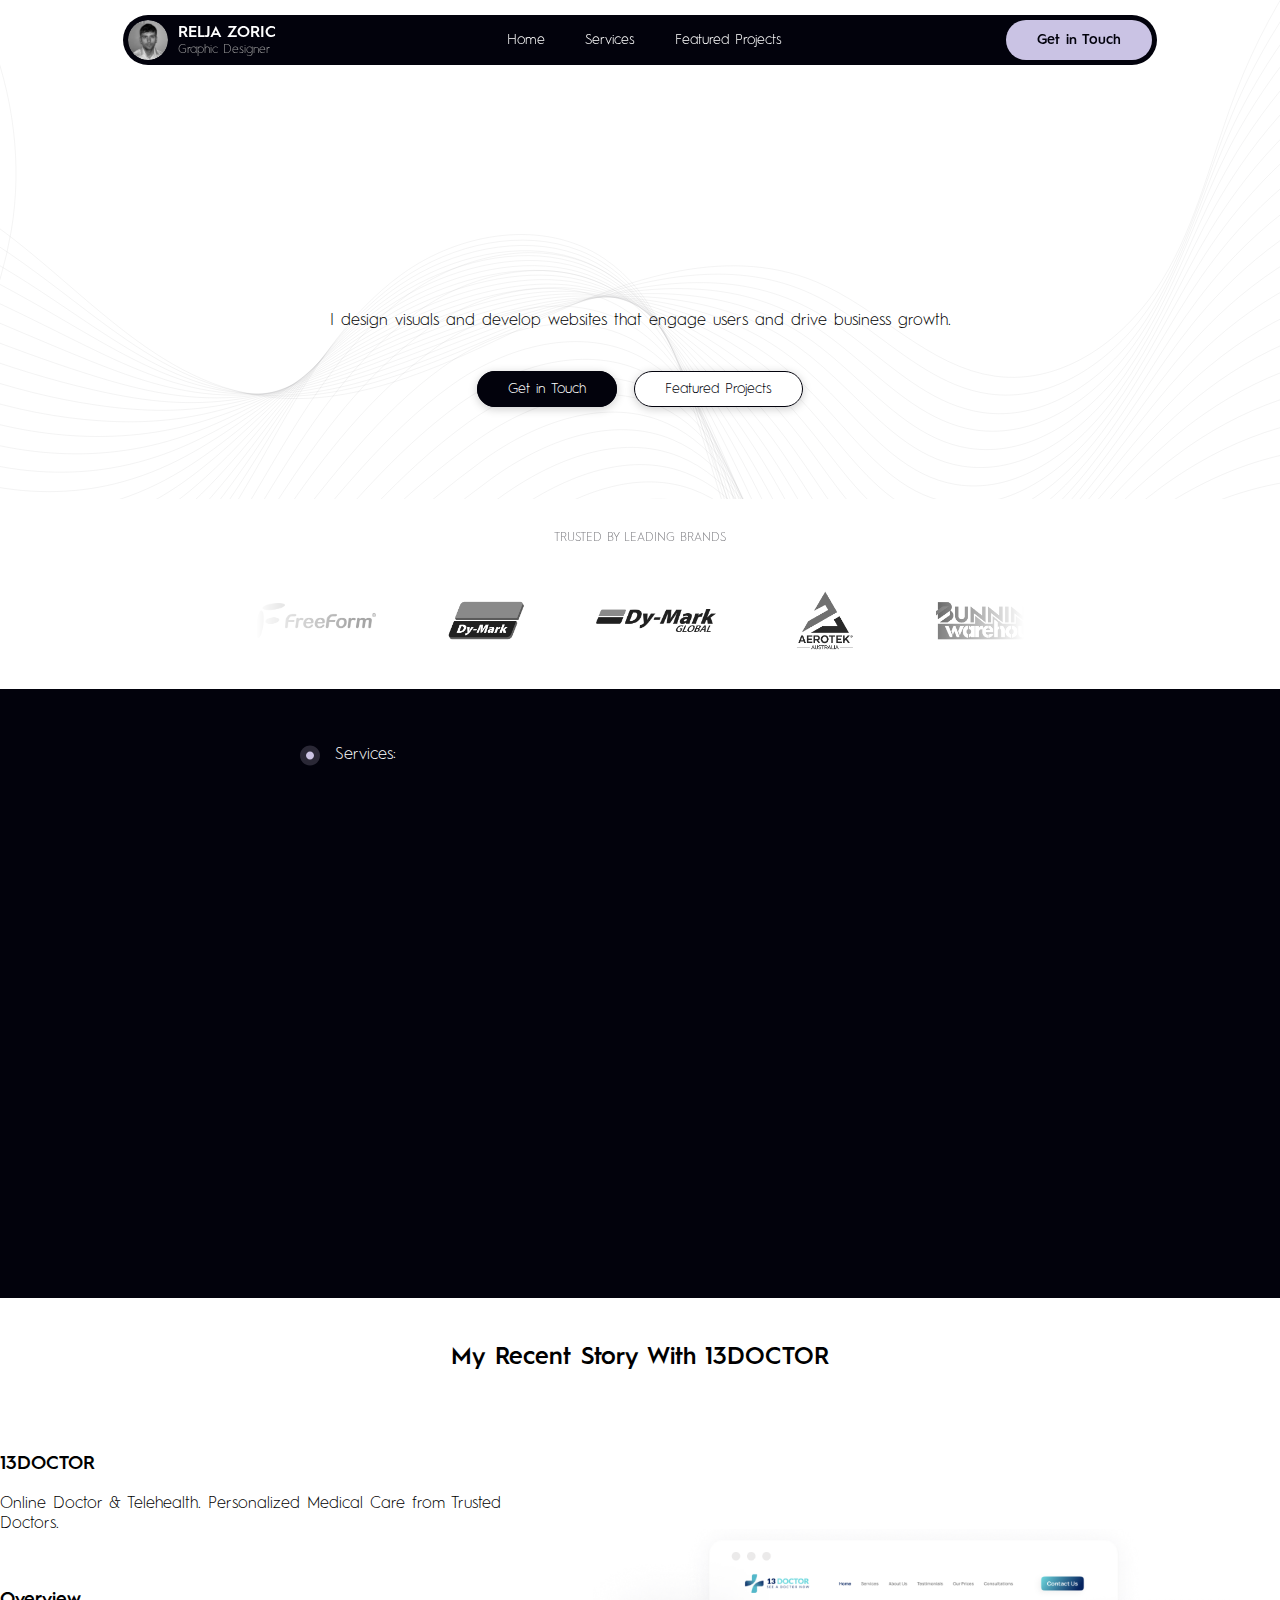
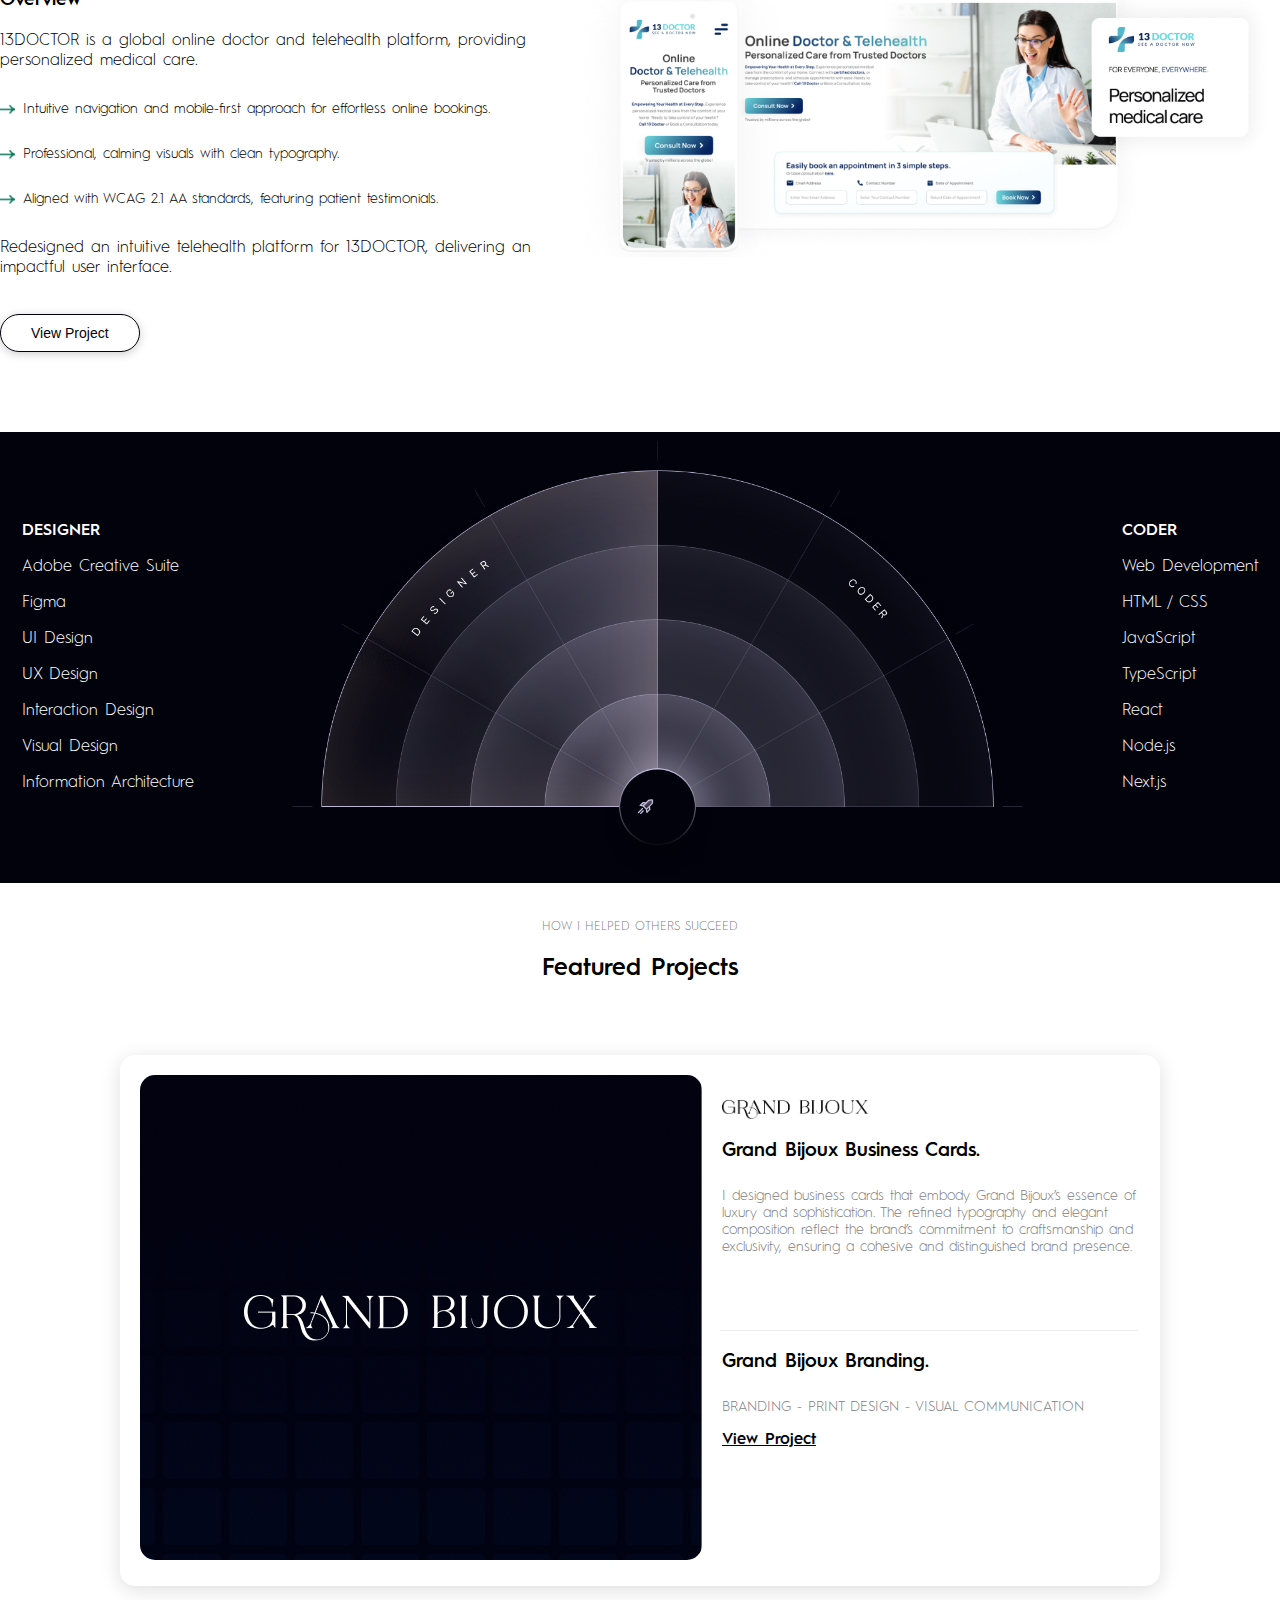
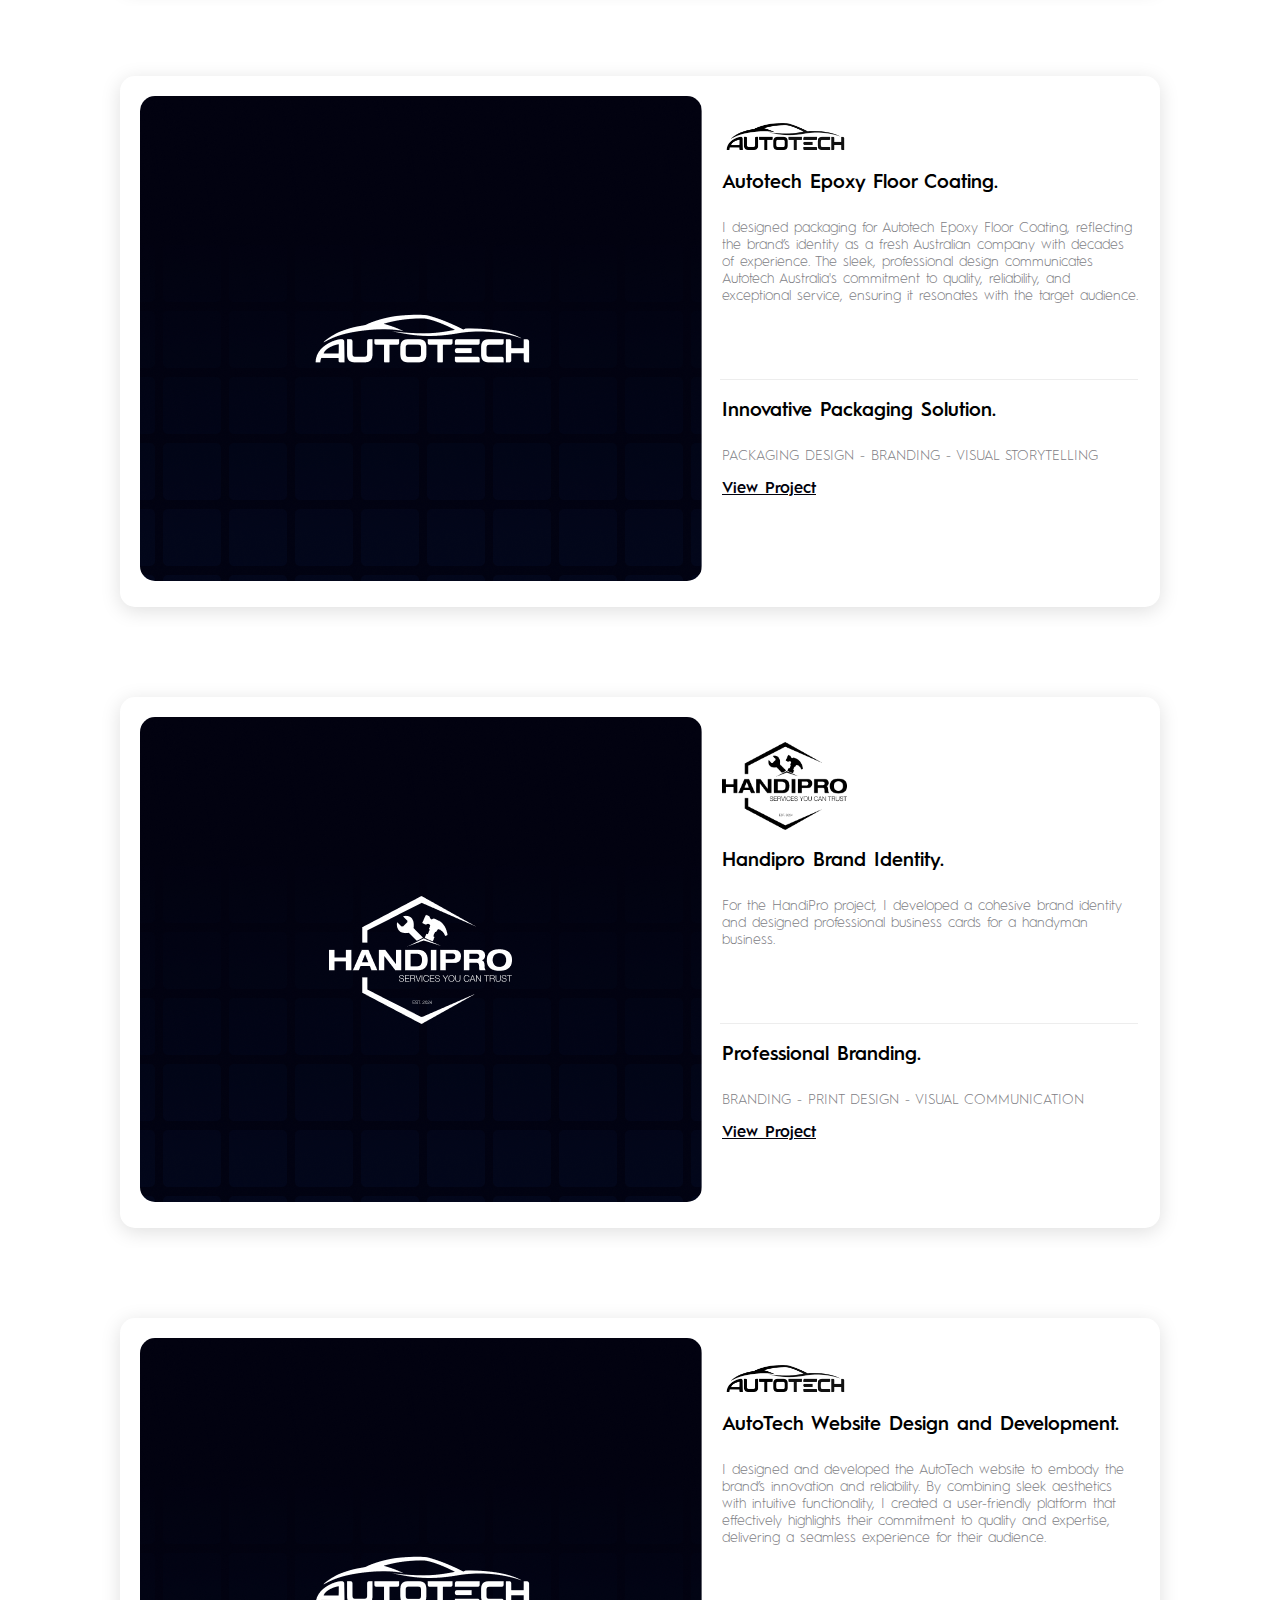
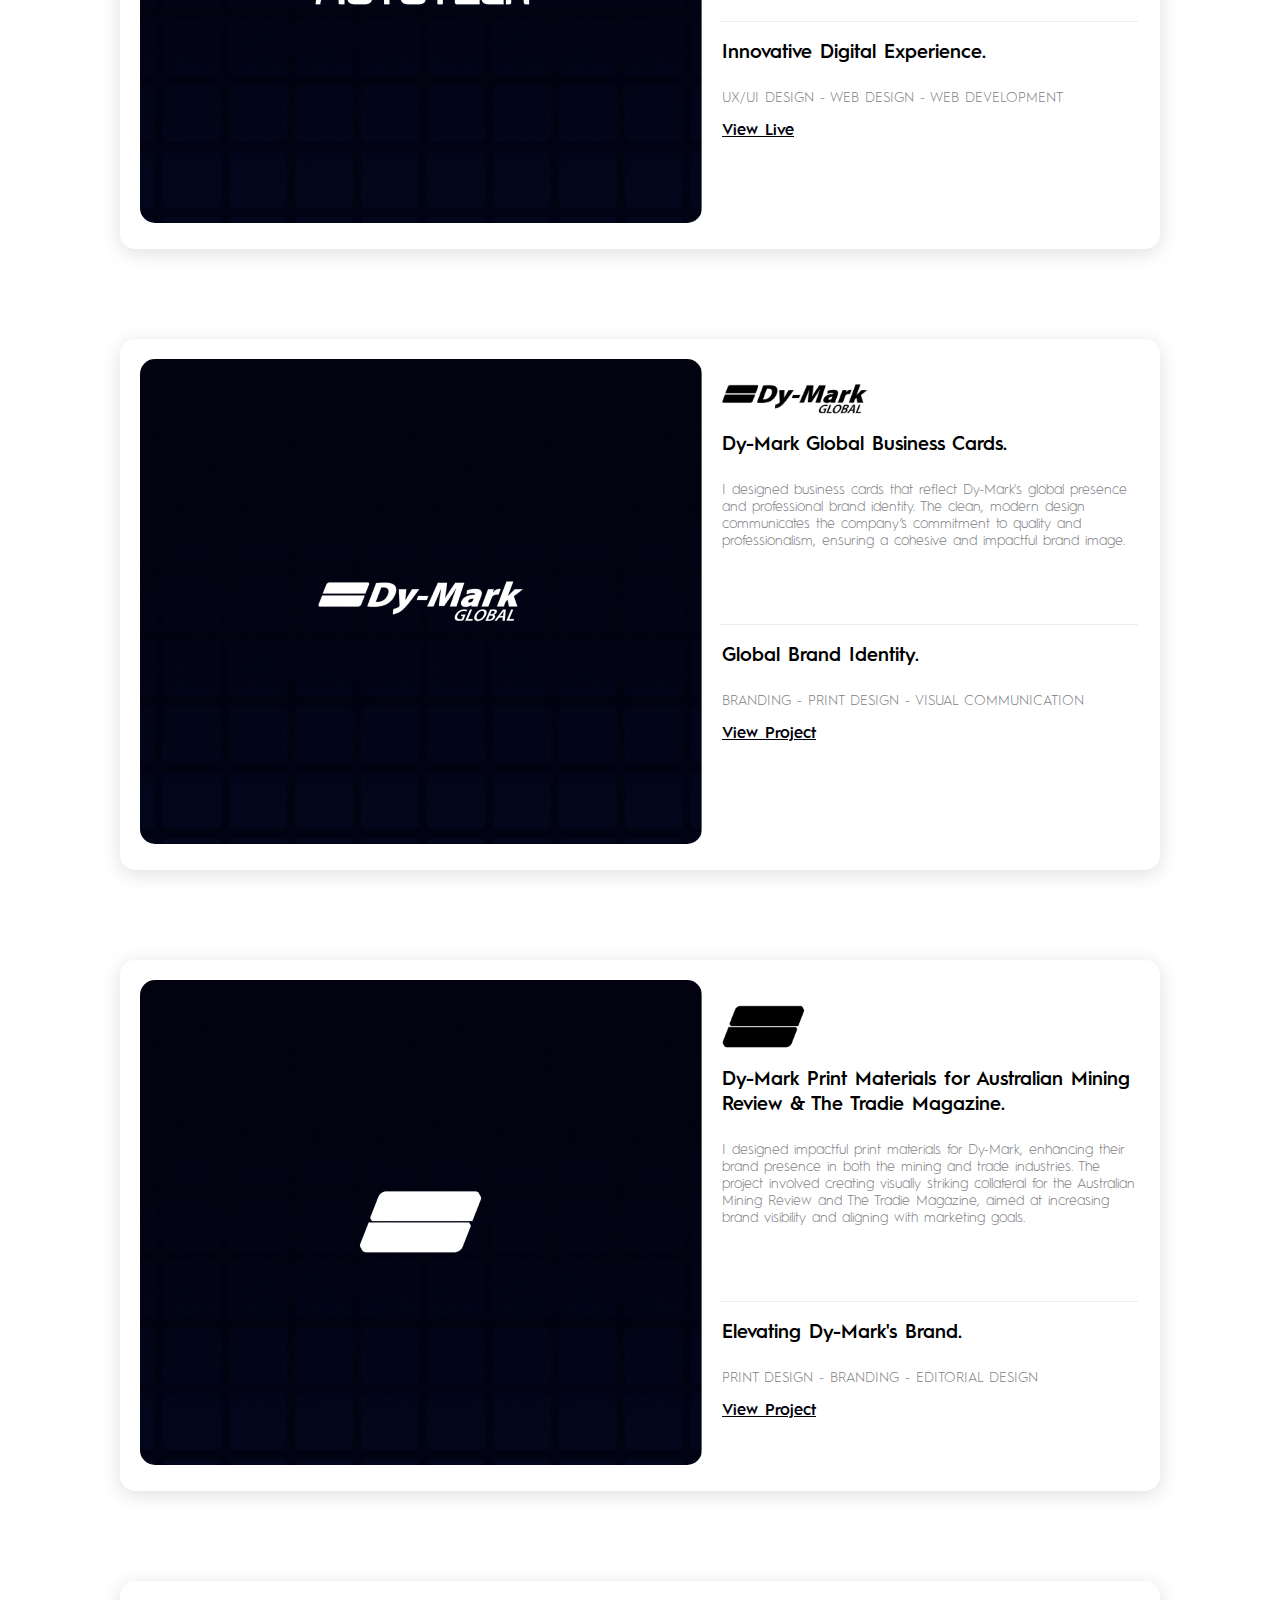
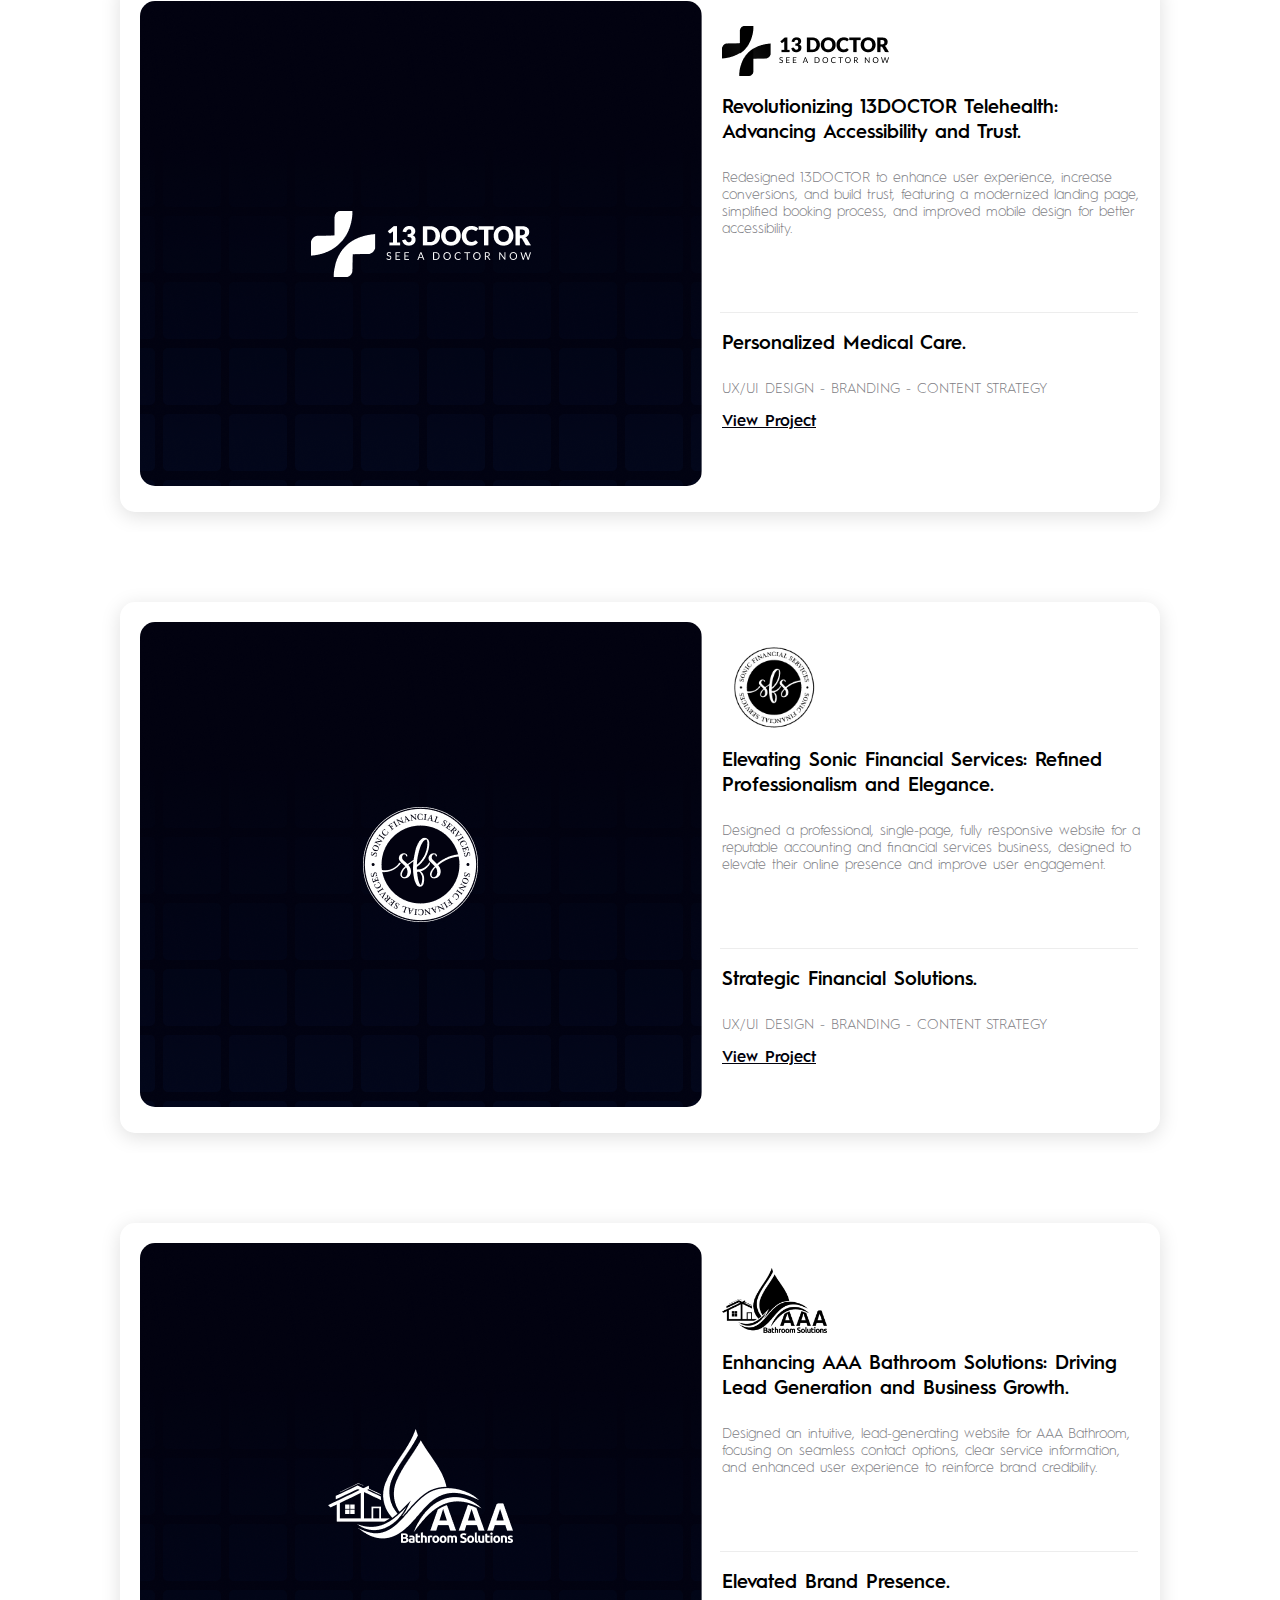
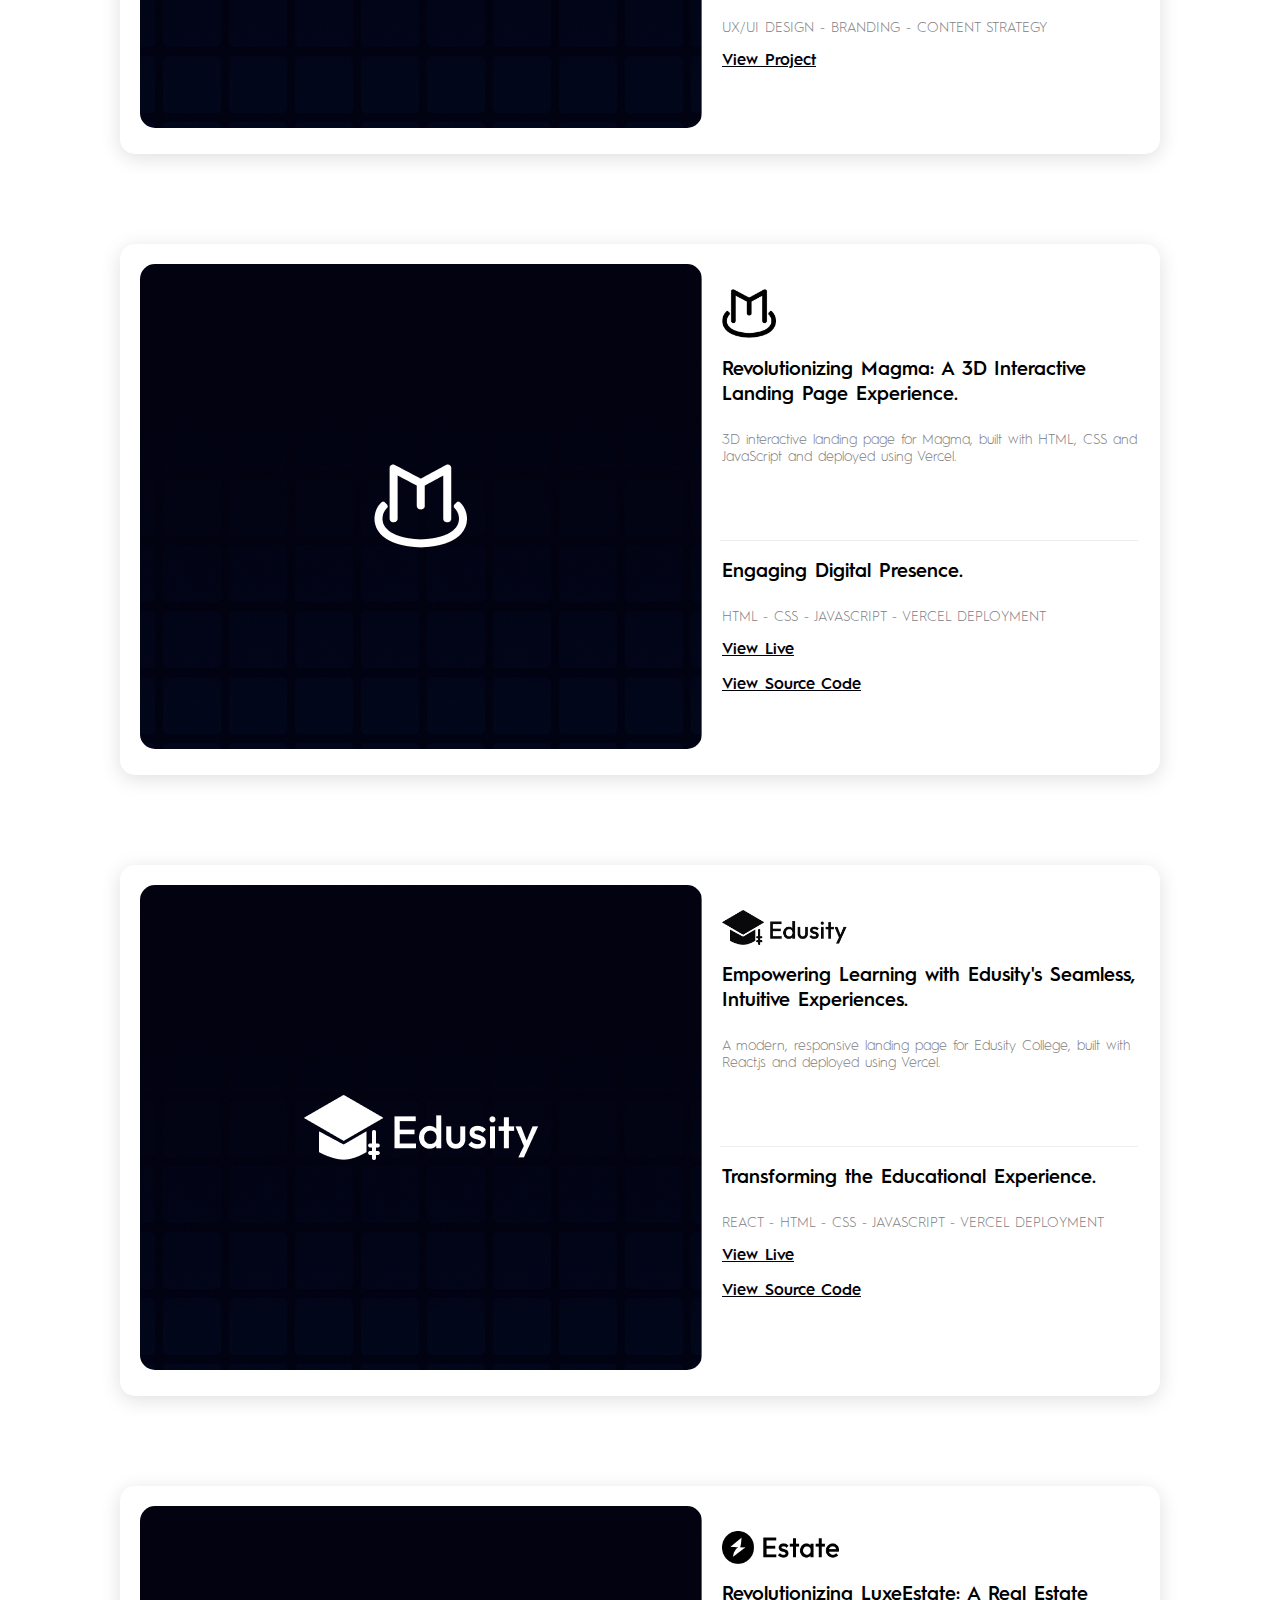
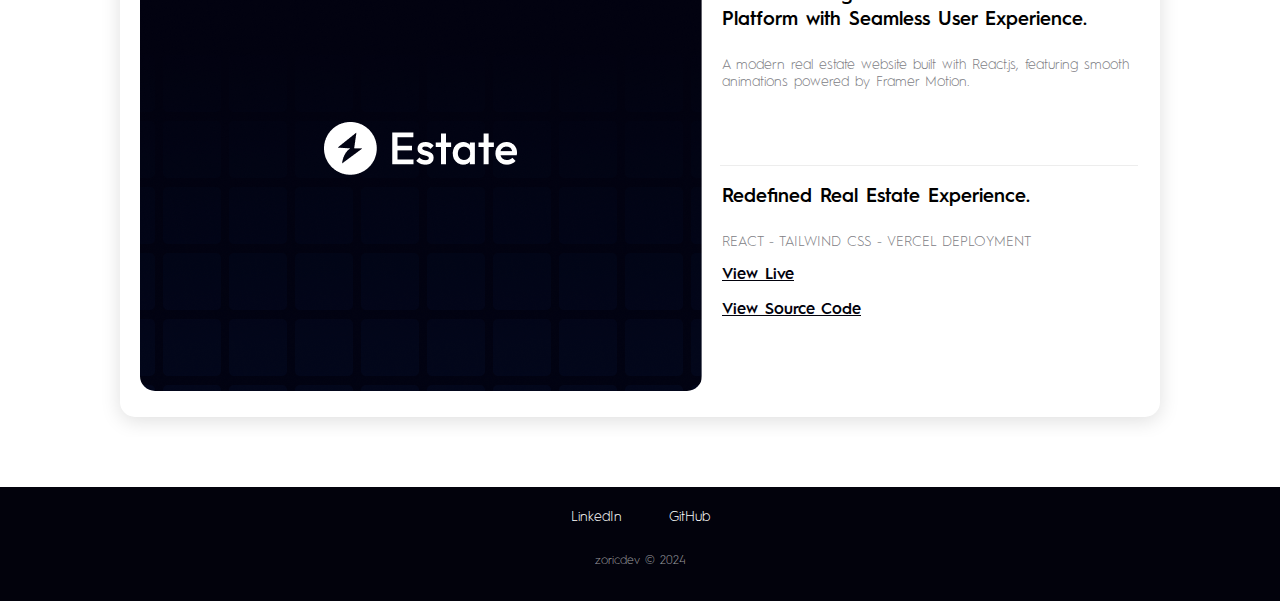
<file: index.html>
<!DOCTYPE html>
<html lang="en" class="scroll-smooth">
  <head>
    <meta charset="UTF-8" />
    <meta name="viewport" content="width=device-width, initial-scale=1.0" />
    <title>RELJA ZORIC</title>
    <link rel="icon" type="image/png" href="assets/main-logo.svg" />
    <link rel="stylesheet" href="style.css" />
  </head>
  <body>
    <div class="hero-background">
      <div class="nav-container">
        <img
          src="assets/img-portfolio.svg"
          alt="Profile Image"
          class="profile-image"
        />
        <div class="text-container">
          <h1>RELJA ZORIC</h1>
          <p id="job-title" class="fade">Web Developer</p>
        </div>
        <div class="hamburger-menu" onclick="toggleMenu()">
          <img src="assets/Hamburger-Menu.svg" alt="Menu Icon" class="icon" />
        </div>
        <div class="nav-links-container">
          <nav>
            <ul class="nav-links">
              <li><a href="#home">Home</a></li>
              <li><a href="#services">Services</a></li>
              <li>
                <a href="#recent-case-studies-heading">Featured Projects</a>
              </li>
            </ul>
          </nav>
        </div>
        <a href="mailto:zoriccreatives@gmail.com" class="nav-button"
          >Get in Touch</a
        >
      </div>
      <div id="home" class="hero-section">
        <h1>
          Web Developer & Graphic Designer<br />
          based in Brisbane, Australia.
        </h1>
        <p style="padding-top: 25px">
          I design visuals and develop websites that engage users and drive
          business growth.
        </p>
        <a href="mailto:zoriccreatives@gmail.com" class="hero-primary-button"
          >Get in Touch</a
        >
        <a href="#recent-case-studies-heading" class="case-studies-button"
          >Featured Projects</a
        >
      </div>
    </div>
    <div class="center-logo-slider">
      <div class="logo-slider">
        <p
          style="
            text-align: center;
            padding-bottom: 20px;
            color: #808085;
            font-size: 12px;
          "
        >
          TRUSTED BY LEADING BRANDS
        </p>
        <div class="logo-track">
          <!-- Logos will repeat here -->
          <img src="assets/Brands/brand1.png" alt="Brand 1" />
          <img src="assets/Brands/brand2.png" alt="Brand 2" />
          <img src="assets/Brands/brand3.png" alt="Brand 3" />
          <img src="assets/Brands/brand4.png" alt="Brand 4" />
          <img src="assets/Brands/brand5.png" alt="Brand 5" />
          <img src="assets/Brands/brand6.png" alt="Brand 6" />
          <img src="assets/Brands/brand7.png" alt="Brand 7" />
          <img src="assets/Brands/brand8.png" alt="Brand 8" />
          <img src="assets/Brands/brand9.png" alt="Brand 9" />
          <img src="assets/Brands/brand10.png" alt="Brand 10" />
          <img src="assets/Brands/brand11.png" alt="Brand 11" />
          <img src="assets/Brands/brand12.png" alt="Brand 12" />
          <img src="assets/Brands/brand13.png" alt="Brand 13" />
          <!-- Repeat logos for seamless infinite scrolling -->
          <img src="assets/Brands/brand1.png" alt="Brand 1" />
          <img src="assets/Brands/brand2.png" alt="Brand 2" />
          <img src="assets/Brands/brand3.png" alt="Brand 3" />
          <img src="assets/Brands/brand4.png" alt="Brand 4" />
          <img src="assets/Brands/brand5.png" alt="Brand 5" />
          <img src="assets/Brands/brand6.png" alt="Brand 6" />
          <img src="assets/Brands/brand7.png" alt="Brand 7" />
          <img src="assets/Brands/brand8.png" alt="Brand 8" />
          <img src="assets/Brands/brand9.png" alt="Brand 9" />
          <img src="assets/Brands/brand10.png" alt="Brand 10" />
          <img src="assets/Brands/brand11.png" alt="Brand 11" />
          <img src="assets/Brands/brand12.png" alt="Brand 12" />
          <img src="assets/Brands/brand13.png" alt="Brand 13" />
        </div>
      </div>
    </div>
    <div id="services" class="services-section">
      <div class="services-heading">
        <img src="assets/svg.svg" alt="Services-icon" class="services-icon" />
        <p style="color: white">Services:</p>
      </div>
      <div class="services-cards">
        <div class="custom-card">
          <h3 class="card-heading">Web Development</h3>
          <p class="card-body-text">
            Building responsive, high-performance web applications using modern
            front-end technologies to deliver seamless user experiences.
          </p>
        </div>
        <div class="custom-card">
          <h3 class="card-heading">UX / UI Design</h3>
          <p class="card-body-text">
            Designing intuitive, user-centered designs that focus on enhancing
            user experiences through a thoughtful and research-driven design
            process.
          </p>
        </div>
        <div class="custom-card">
          <h3 class="card-heading">Graphic Design</h3>
          <p class="card-body-text">
            Designing cohesive and impactful visual solutions by combining
            typography, images, colors, and shapes to communicate information
            effectively.
          </p>
        </div>
      </div>
    </div>
    <div class="13DOCTOR-story">
      <h2
        style="
          text-align: center;
          padding-left: 80px;
          padding-right: 80px;
          padding-top: 25px;
        "
      >
        My Recent Story With 13DOCTOR
      </h2>
      <div class="recent-story-13doctor">
        <div>
          <h3>13DOCTOR</h3>
          <p>
            Online Doctor & Telehealth. Personalized Medical Care from Trusted
            Doctors.
          </p>
          <br />
          <h3>Overview</h3>
          <p>
            13DOCTOR is a global online doctor and telehealth platform,
            providing personalized medical care.
          </p>
          <div class="icon-text">
            <img src="assets/arrow-icon.png" alt="arrow-icon" />
            <p style="font-size: 14px">
              Intuitive navigation and mobile-first approach for effortless
              online bookings.
            </p>
          </div>
          <div class="icon-text">
            <img src="assets/arrow-icon.png" alt="arrow-icon" />
            <p style="font-size: 14px">
              Professional, calming visuals with clean typography.
            </p>
          </div>
          <div class="icon-text">
            <img src="assets/arrow-icon.png" alt="arrow-icon" />
            <p style="font-size: 14px">
              Aligned with WCAG 2.1 AA standards, featuring patient
              testimonials.
            </p>
          </div>
          <p style="padding-bottom: 20px">
            Redesigned an intuitive telehealth platform for 13DOCTOR, delivering
            an impactful user interface.
          </p>
          <a href="Project2.html">
            <button class="project-btn">View Project</button>
          </a>
        </div>
        <div class="image-container">
          <img
            class="responsive-image"
            src="assets/recent-story-13doctor.png"
            alt=""
          />
        </div>
      </div>
    </div>
    <div class="radar-section">
      <div>
        <p><strong>DESIGNER</strong></p>
        <p>Adobe Creative Suite</p>
        <p>Figma</p>
        <p>UI Design</p>
        <p>UX Design</p>
        <p>Interaction Design</p>
        <p>Visual Design</p>
        <p>Information Architecture</p>
      </div>
      <div>
        <img src="assets/Radar.png" alt="Radar" />
      </div>
      <div>
        <p><strong>CODER</strong></p>
        <p>Web Development</p>
        <p>HTML / CSS</p>
        <p>JavaScript</p>
        <p>TypeScript</p>
        <p>React</p>
        <p>Node.js</p>
        <p>Next.js</p>
      </div>
    </div>
    <div id="recent-case-studies-heading">
      <p
        style="
          text-align: center;
          padding-top: 25px;
          color: #808085;
          font-size: 12px;
        "
      >
        HOW I HELPED OTHERS SUCCEED
      </p>
      <h2
        style="
          text-align: center;
          padding-left: 80px;
          padding-right: 80px;
          padding-bottom: 50px;
        "
      >
        Featured Projects
      </h2>
    </div>
    <div class="white-square-shadow">
      <div class="project-content">
        <div class="project-image">
          <img src="assets/grand-bijoux-main.png" alt="example" />
        </div>
        <div class="project-overview">
          <img
            style="width: 35%"
            src="assets/grand-bijoux-Logo.png"
            alt="logo-example"
          />
          <h3>Grand Bijoux Business Cards.</h3>
          <p>
            I designed business cards that embody Grand Bijoux’s essence of
            luxury and sophistication. The refined typography and elegant
            composition reflect the brand’s commitment to craftsmanship and
            exclusivity, ensuring a cohesive and distinguished brand presence.
          </p>
          <div class="square-box"></div>
          <div class="divider"></div>
          <h3>Grand Bijoux Branding.</h3>
          <p>BRANDING - PRINT DESIGN - VISUAL COMMUNICATION</p>
          <a href="Project8.html" class="underline-button">View Project</a>
        </div>
      </div>
    </div>
    <div style="height: 50px; background-color: white"></div>
    <div class="white-square-shadow">
      <div class="project-content">
        <div class="project-image">
          <img src="assets/AUTOTECH-main.png" alt="example" />
        </div>
        <div class="project-overview">
          <img
            style="width: 30%"
            src="assets/AutoTech-logo.png"
            alt="logo-example"
          />
          <h3>Autotech Epoxy Floor Coating.</h3>
          <p>
            I designed packaging for Autotech Epoxy Floor Coating, reflecting
            the brand’s identity as a fresh Australian company with decades of
            experience. The sleek, professional design communicates Autotech
            Australia's commitment to quality, reliability, and exceptional
            service, ensuring it resonates with the target audience.
          </p>
          <div class="square-box"></div>
          <div class="divider"></div>
          <h3>Innovative Packaging Solution.</h3>
          <p>PACKAGING DESIGN - BRANDING - VISUAL STORYTELLING</p>
          <a href="Project4.html" class="underline-button">View Project</a>
        </div>
      </div>
    </div>
    <div style="height: 50px; background-color: white"></div>
    <div class="white-square-shadow">
      <div class="project-content">
        <div class="project-image">
          <img src="assets/HANDIPRO-main.png" alt="example" />
        </div>
        <div class="project-overview">
          <img
            style="width: 30%"
            src="assets/HANDIPRO-logo.png"
            alt="logo-example"
          />
          <h3>Handipro Brand Identity.</h3>
          <p>
            For the HandiPro project, I developed a cohesive brand identity and
            designed professional business cards for a handyman business.
          </p>
          <div class="square-box"></div>
          <div class="divider"></div>
          <h3>Professional Branding.</h3>
          <p>BRANDING - PRINT DESIGN - VISUAL COMMUNICATION</p>
          <a href="Project7.html" class="underline-button">View Project</a>
        </div>
      </div>
    </div>
    <div style="height: 50px; background-color: white"></div>
    <div class="white-square-shadow">
      <div class="project-content">
        <div class="project-image">
          <img src="assets/AUTOTECH-main.png" alt="example" />
        </div>
        <div class="project-overview">
          <img
            style="width: 30%"
            src="assets/AutoTech-logo.png"
            alt="logo-example"
          />
          <h3>AutoTech Website Design and Development.</h3>
          <p>
            I designed and developed the AutoTech website to embody the brand’s
            innovation and reliability. By combining sleek aesthetics with
            intuitive functionality, I created a user-friendly platform that
            effectively highlights their commitment to quality and expertise,
            delivering a seamless experience for their audience.
          </p>
          <div class="square-box"></div>
          <div class="divider"></div>
          <h3>Innovative Digital Experience.</h3>
          <p>UX/UI DESIGN - WEB DESIGN - WEB DEVELOPMENT</p>
          <a
            href="https://autotechaustralia.com/"
            target="_blank"
            class="underline-button"
            >View Live</a
          >
        </div>
      </div>
    </div>
    <div style="height: 50px; background-color: white"></div>
    <div class="white-square-shadow">
      <div class="project-content">
        <div class="project-image">
          <img src="assets/DMGLOBAL-main.png" alt="example" />
        </div>
        <div class="project-overview">
          <img
            style="width: 35%"
            src="assets/dy-mark-global-logo.png"
            alt="logo-example"
          />
          <h3>Dy-Mark Global Business Cards.</h3>
          <p>
            I designed business cards that reflect Dy-Mark's global presence and
            professional brand identity. The clean, modern design communicates
            the company’s commitment to quality and professionalism, ensuring a
            cohesive and impactful brand image.
          </p>
          <div class="square-box"></div>
          <div class="divider"></div>
          <h3>Global Brand Identity.</h3>
          <p>BRANDING - PRINT DESIGN - VISUAL COMMUNICATION</p>
          <a href="Project5.html" class="underline-button">View Project</a>
        </div>
      </div>
    </div>
    <div style="height: 50px; background-color: white"></div>
    <div class="white-square-shadow">
      <div class="project-content">
        <div class="project-image">
          <img src="assets/DYMARK-main.png" alt="example" />
        </div>
        <div class="project-overview">
          <img
            style="width: 20%"
            src="assets/Dy-Mark - Logo.png"
            alt="logo-example"
          />
          <h3>
            Dy-Mark Print Materials for Australian Mining Review & The Tradie
            Magazine.
          </h3>
          <p>
            I designed impactful print materials for Dy-Mark, enhancing their
            brand presence in both the mining and trade industries. The project
            involved creating visually striking collateral for the Australian
            Mining Review and The Tradie Magazine, aimed at increasing brand
            visibility and aligning with marketing goals.
          </p>
          <div class="square-box"></div>
          <div class="divider"></div>
          <h3>Elevating Dy-Mark's Brand.</h3>
          <p>PRINT DESIGN - BRANDING - EDITORIAL DESIGN</p>
          <a href="Project6.html" class="underline-button">View Project</a>
        </div>
      </div>
    </div>
    <div style="height: 50px; background-color: white"></div>
    <div class="white-square-shadow">
      <div class="project-content">
        <div class="project-image">
          <img src="assets/13DOCTOR-main.png" alt="example" />
        </div>
        <div class="project-overview">
          <img
            style="width: 40%; filter: grayscale(100%) brightness(0)"
            src="assets/13Doctor-logo.png"
            alt="logo-example"
          />
          <h3>
            Revolutionizing 13DOCTOR Telehealth: Advancing Accessibility and
            Trust.
          </h3>
          <p>
            Redesigned 13DOCTOR to enhance user experience, increase
            conversions, and build trust, featuring a modernized landing page,
            simplified booking process, and improved mobile design for better
            accessibility.
          </p>
          <div class="square-box"></div>
          <div class="divider"></div>
          <h3>Personalized Medical Care.</h3>
          <p>UX/UI DESIGN - BRANDING - CONTENT STRATEGY</p>
          <a href="Project2.html" class="underline-button">View Project</a>
        </div>
      </div>
    </div>
    <div style="height: 50px; background-color: white"></div>
    <div class="white-square-shadow">
      <div class="project-content">
        <div class="project-image">
          <img src="assets/SFS-main.png" alt="example" />
        </div>
        <div class="project-overview">
          <img
            style="width: 25%"
            src="assets/SFS-logo.png"
            alt="logo-example"
          />
          <h3>
            Elevating Sonic Financial Services: Refined Professionalism and
            Elegance.
          </h3>
          <p>
            Designed a professional, single-page, fully responsive website for a
            reputable accounting and financial services business, designed to
            elevate their online presence and improve user engagement.
          </p>
          <div class="square-box"></div>
          <div class="divider"></div>
          <h3>Strategic Financial Solutions.</h3>
          <p>UX/UI DESIGN - BRANDING - CONTENT STRATEGY</p>
          <a href="Project1.html" class="underline-button">View Project</a>
        </div>
      </div>
    </div>
    <div style="height: 50px; background-color: white"></div>
    <div class="white-square-shadow">
      <div class="project-content">
        <div class="project-image">
          <img src="assets/AAABathroom-main.png" alt="example" />
        </div>
        <div class="project-overview">
          <img
            style="width: 25%"
            src="assets/AAA-BathroomSolutions - Logo.png"
            alt="logo-example"
          />
          <h3>
            Enhancing AAA Bathroom Solutions: Driving Lead Generation and
            Business Growth.
          </h3>
          <p>
            Designed an intuitive, lead-generating website for AAA Bathroom,
            focusing on seamless contact options, clear service information, and
            enhanced user experience to reinforce brand credibility.
          </p>
          <div class="square-box"></div>
          <div class="divider"></div>
          <h3>Elevated Brand Presence.</h3>
          <p>UX/UI DESIGN - BRANDING - CONTENT STRATEGY</p>
          <a href="Project3.html" class="underline-button">View Project</a>
        </div>
      </div>
    </div>
    <div style="height: 50px; background-color: white"></div>
    <div class="white-square-shadow">
      <div class="project-content">
        <div class="project-image">
          <img src="assets/MAGMA-main.png" alt="example" />
        </div>
        <div class="project-overview">
          <img
            style="width: 13%"
            src="assets/Magma-logo.png"
            alt="logo-example"
          />
          <h3>
            Revolutionizing Magma: A 3D Interactive Landing Page Experience.
          </h3>
          <p>
            3D interactive landing page for Magma, built with HTML, CSS and
            JavaScript and deployed using Vercel.
          </p>
          <div class="square-box"></div>
          <div class="divider"></div>
          <h3>Engaging Digital Presence.</h3>
          <p>HTML - CSS - JAVASCRIPT - VERCEL DEPLOYMENT</p>
          <a
            href="https://3d-interactive-web-app.vercel.app/"
            target="_blank"
            class="underline-button"
            >View Live</a
          >
          <div style="height: 15px; background-color: white"></div>
          <a
            href="https://github.com/zoricdev/3D-Interactive-Web-App"
            target="_blank"
            class="underline-button"
            >View Source Code</a
          >
        </div>
      </div>
    </div>
    <div style="height: 50px; background-color: white"></div>
    <div class="white-square-shadow">
      <div class="project-content">
        <div class="project-image">
          <img src="assets/EDUSITY-main.png" alt="example" />
        </div>
        <div class="project-overview">
          <img
            style="width: 30%"
            src="assets/EDUSITY-logo.png"
            alt="logo-example"
          />
          <h3>
            Empowering Learning with Edusity's Seamless, Intuitive Experiences.
          </h3>
          <p>
            A modern, responsive landing page for Edusity College, built with
            React.js and deployed using Vercel.
          </p>
          <div class="square-box"></div>
          <div class="divider"></div>
          <h3>Transforming the Educational Experience.</h3>
          <p>REACT - HTML - CSS - JAVASCRIPT - VERCEL DEPLOYMENT</p>
          <a
            href="https://edusity-web-app.vercel.app/"
            target="_blank"
            class="underline-button"
            >View Live</a
          >
          <div style="height: 15px; background-color: white"></div>
          <a
            href="https://github.com/zoricdev/Edusity-Web-App"
            target="_blank"
            class="underline-button"
            >View Source Code</a
          >
        </div>
      </div>
    </div>
    <div style="height: 50px; background-color: white"></div>
    <div class="white-square-shadow">
      <div class="project-content">
        <div class="project-image">
          <img src="assets/ESTATE-main.png" alt="example" />
        </div>
        <div class="project-overview">
          <img
            style="width: 28%"
            src="assets/ESTATE-logo.png"
            alt="logo-example"
          />
          <h3>
            Revolutionizing LuxeEstate: A Real Estate Platform with Seamless
            User Experience.
          </h3>
          <p>
            A modern real estate website built with React.js, featuring smooth
            animations powered by Framer Motion.
          </p>
          <div class="square-box"></div>
          <div class="divider"></div>
          <h3>Redefined Real Estate Experience.</h3>
          <p>REACT - TAILWIND CSS - VERCEL DEPLOYMENT</p>
          <a
            href="https://luxe-estate.vercel.app/"
            target="_blank"
            class="underline-button"
            >View Live</a
          >
          <div style="height: 15px; background-color: white"></div>
          <a
            href="https://github.com/zoricdev/LuxeEstate-Web-App"
            target="_blank"
            class="underline-button"
            >View Source Code</a
          >
        </div>
      </div>
    </div>
    <div style="height: 50px; background-color: white"></div>
    <footer class="footer">
      <div class="footer-socials">
        <a
          href="https://www.linkedin.com/in/relja-zoric/"
          target="_blank"
          rel="noopener noreferrer"
          >LinkedIn</a
        >
        <a
          href="https://github.com/zoricdev"
          target="_blank"
          rel="noopener noreferrer"
          >GitHub</a
        >
      </div>
      <p>zoricdev © 2024</p>
    </footer>
    <script src="script.js"></script>
  </body>
</html>
</file>
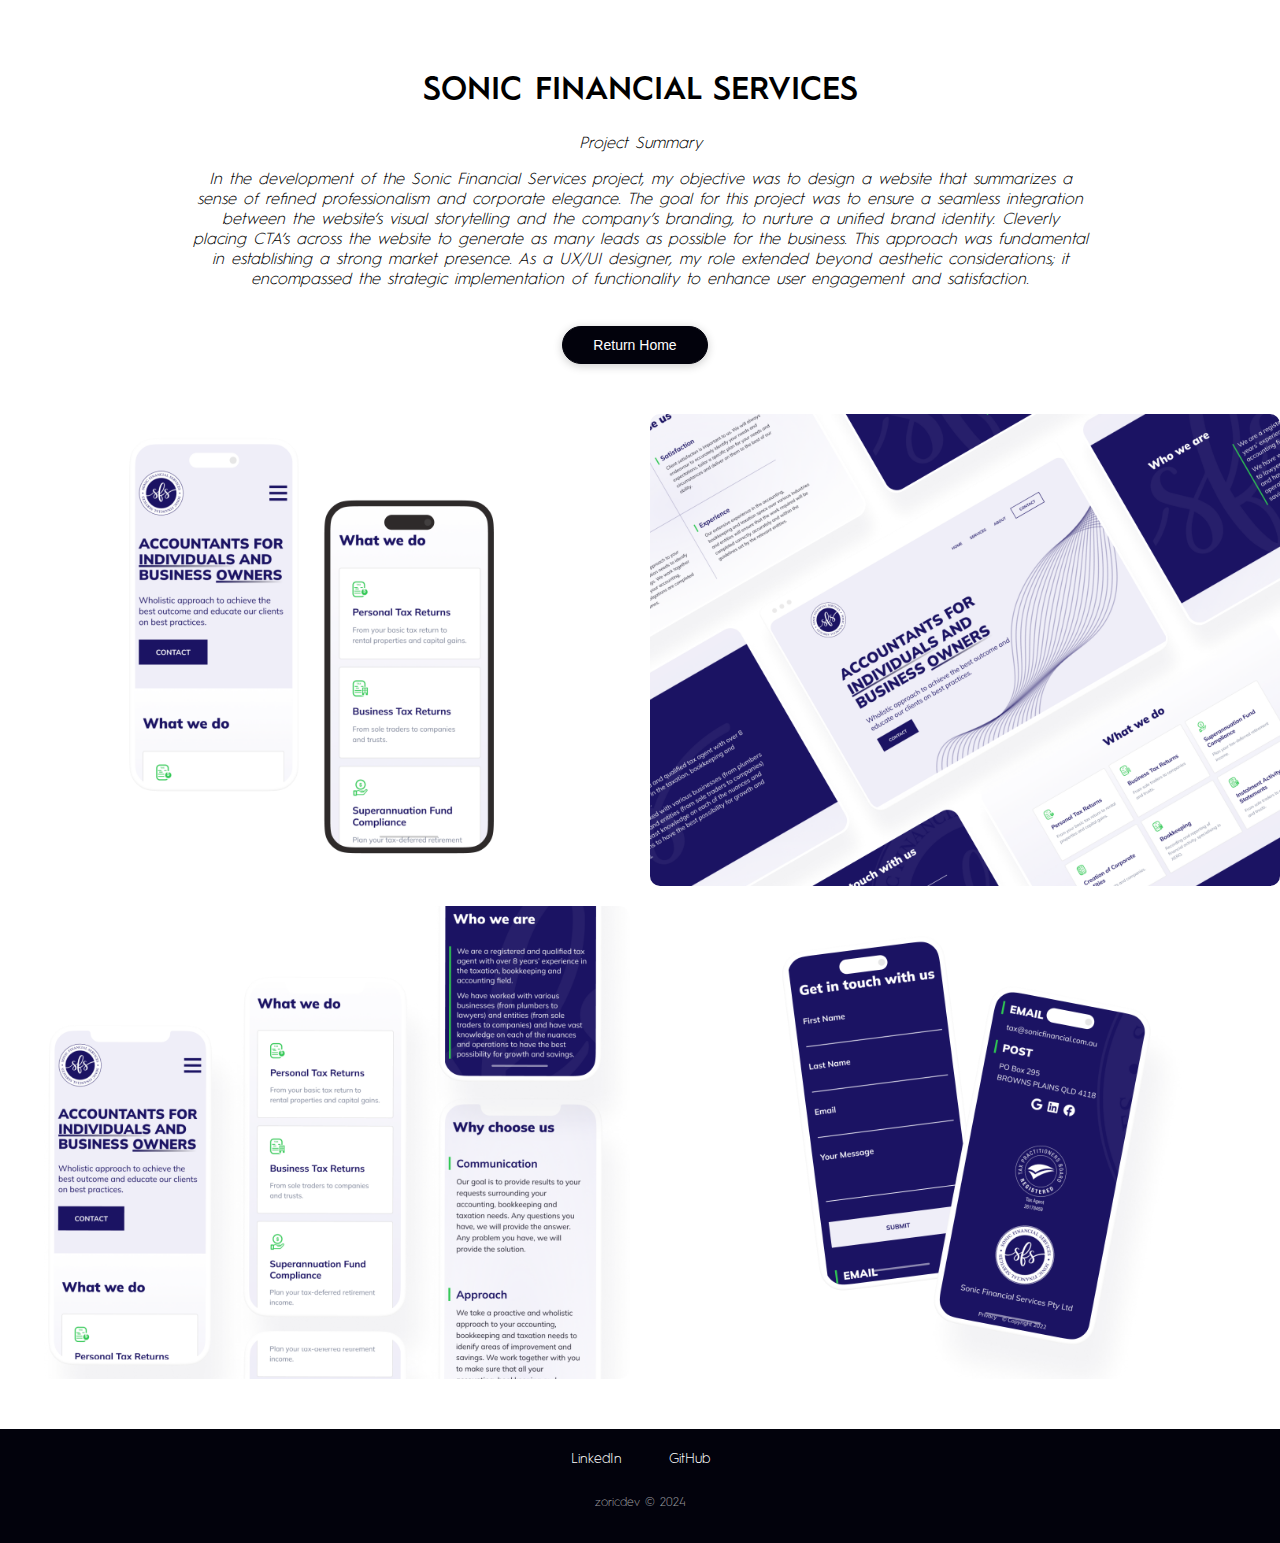
<file: Project1.html>
<!DOCTYPE html>
<html lang="en" class="scroll-smooth">
  <head>
    <meta charset="UTF-8" />
    <meta name="viewport" content="width=device-width, initial-scale=1.0" />
    <title>RELJA ZORIC</title>
    <link rel="icon" type="image/png" href="assets/main-logo.svg" />
    <link rel="stylesheet" href="style.css" />
  </head>
  <body>
    <h1
      style="
        text-align: center;
        padding-top: 50px;
        animation: fadeInUp 1.5s ease-out;
      "
    >
      SONIC FINANCIAL SERVICES
    </h1>
    <style>
      @media (max-width: 768px) {
        h1 {
          font-size: 20px; /* Adjust to a smaller font size */
          padding-top: 20px; /* Optional: Adjust padding for mobile */
        }
      }
    </style>
    <p
      style="
        text-align: center;
        font-style: oblique;
        animation: fadeInUp 1.5s ease-out;
      "
    >
      Project Summary
    </p>
    <p
      style="
        text-align: center;
        font-style: oblique;
        padding-left: 15%;
        padding-right: 15%;
        padding-bottom: 20px;
        animation: fadeInUp 1.5s ease-out;
      "
    >
      In the development of the Sonic Financial Services project, my objective
      was to design a website that summarizes a sense of refined professionalism
      and corporate elegance. The goal for this project was to ensure a seamless
      integration between the website’s visual storytelling and the company’s
      branding, to nurture a unified brand identity. Cleverly placing CTA’s
      across the website to generate as many leads as possible for the business.
      This approach was fundamental in establishing a strong market presence. As
      a UX/UI designer, my role extended beyond aesthetic considerations; it
      encompassed the strategic implementation of functionality to enhance user
      engagement and satisfaction.
    </p>
    <div class="button-wrapper">
      <button class="return-button" onclick="window.location.href='index.html'">
        Return Home
      </button>
    </div>
    <div style="padding-bottom: 50px" class="image-container">
      <img
        style="animation: fadeIn 2s ease-in-out"
        src="assets/Project-1/SFS-1.png"
        alt="Image 1"
      />
      <img
        style="animation: fadeIn 3s ease-in-out"
        src="assets/Project-1/SFS-2.png"
        alt="Image 2"
      />
      <img
        style="animation: fadeIn 4s ease-in-out"
        src="assets/Project-1/SFS-3.png"
        alt="Image 3"
      />
      <img
        style="animation: fadeIn 5s ease-in-out"
        src="assets/Project-1/SFS-4.png"
        alt="Image 4"
      />
    </div>
    <footer class="footer">
      <div class="footer-socials">
        <a
          href="https://www.linkedin.com/in/relja-zoric/"
          target="_blank"
          rel="noopener noreferrer"
          >LinkedIn</a
        >
        <a
          href="https://github.com/zoricdev"
          target="_blank"
          rel="noopener noreferrer"
          >GitHub</a
        >
      </div>
      <p>zoricdev © 2024</p>
    </footer>
    <script src="script.js"></script>
  </body>
</html>
</file>
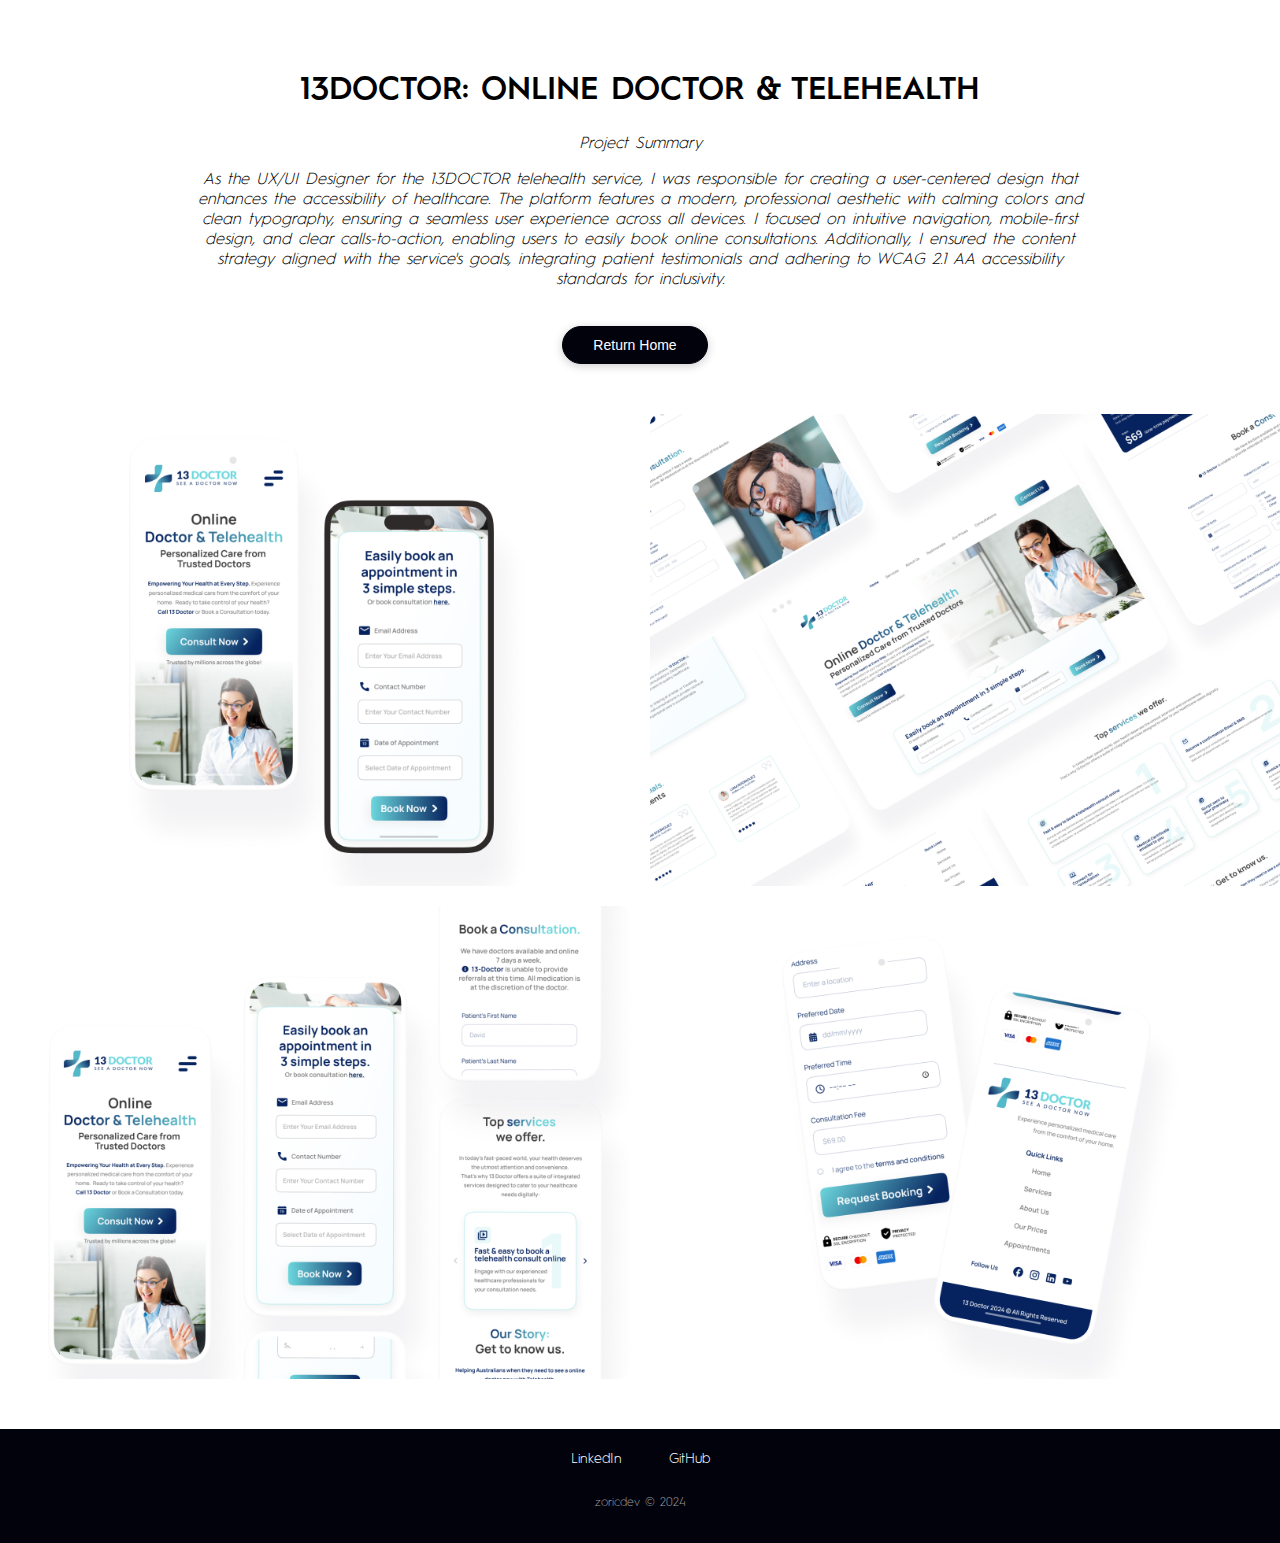
<file: Project2.html>
<!DOCTYPE html>
<html lang="en" class="scroll-smooth">
  <head>
    <meta charset="UTF-8" />
    <meta name="viewport" content="width=device-width, initial-scale=1.0" />
    <title>RELJA ZORIC</title>
    <link rel="icon" type="image/png" href="assets/main-logo.svg" />
    <link rel="stylesheet" href="style.css" />
  </head>
  <body>
    <h1
      style="
        text-align: center;
        padding-top: 50px;
        animation: fadeInUp 1.5s ease-out;
      "
    >
      13DOCTOR: ONLINE DOCTOR & TELEHEALTH
    </h1>
    <style>
      @media (max-width: 768px) {
        h1 {
          font-size: 20px; /* Adjust to a smaller font size */
          padding-top: 20px; /* Optional: Adjust padding for mobile */
        }
      }
    </style>
    <p
      style="
        text-align: center;
        font-style: oblique;
        animation: fadeInUp 1.5s ease-out;
      "
    >
      Project Summary
    </p>
    <p
      style="
        text-align: center;
        font-style: oblique;
        padding-left: 15%;
        padding-right: 15%;
        padding-bottom: 20px;
        animation: fadeInUp 1.5s ease-out;
      "
    >
      As the UX/UI Designer for the 13DOCTOR telehealth service, I was
      responsible for creating a user-centered design that enhances the
      accessibility of healthcare. The platform features a modern, professional
      aesthetic with calming colors and clean typography, ensuring a seamless
      user experience across all devices. I focused on intuitive navigation,
      mobile-first design, and clear calls-to-action, enabling users to easily
      book online consultations. Additionally, I ensured the content strategy
      aligned with the service's goals, integrating patient testimonials and
      adhering to WCAG 2.1 AA accessibility standards for inclusivity.
    </p>
    <div class="button-wrapper">
      <button class="return-button" onclick="window.location.href='index.html'">
        Return Home
      </button>
    </div>
    <div style="padding-bottom: 50px" class="image-container">
      <img
        style="animation: fadeIn 2s ease-in-out"
        src="assets/Project-2/13DOCTOR-1.png"
        alt="Image 1"
      />
      <img
        style="animation: fadeIn 3s ease-in-out"
        src="assets/Project-2/13DOCTOR-2.png"
        alt="Image 2"
      />
      <img
        style="animation: fadeIn 4s ease-in-out"
        src="assets/Project-2/13DOCTOR-3.png"
        alt="Image 3"
      />
      <img
        style="animation: fadeIn 5s ease-in-out"
        src="assets/Project-2/13DOCTOR-4.png"
        alt="Image 4"
      />
    </div>
    <footer class="footer">
      <div class="footer-socials">
        <a
          href="https://www.linkedin.com/in/relja-zoric/"
          target="_blank"
          rel="noopener noreferrer"
          >LinkedIn</a
        >
        <a
          href="https://github.com/zoricdev"
          target="_blank"
          rel="noopener noreferrer"
          >GitHub</a
        >
      </div>
      <p>zoricdev © 2024</p>
    </footer>
    <script src="script.js"></script>
  </body>
</html>
</file>
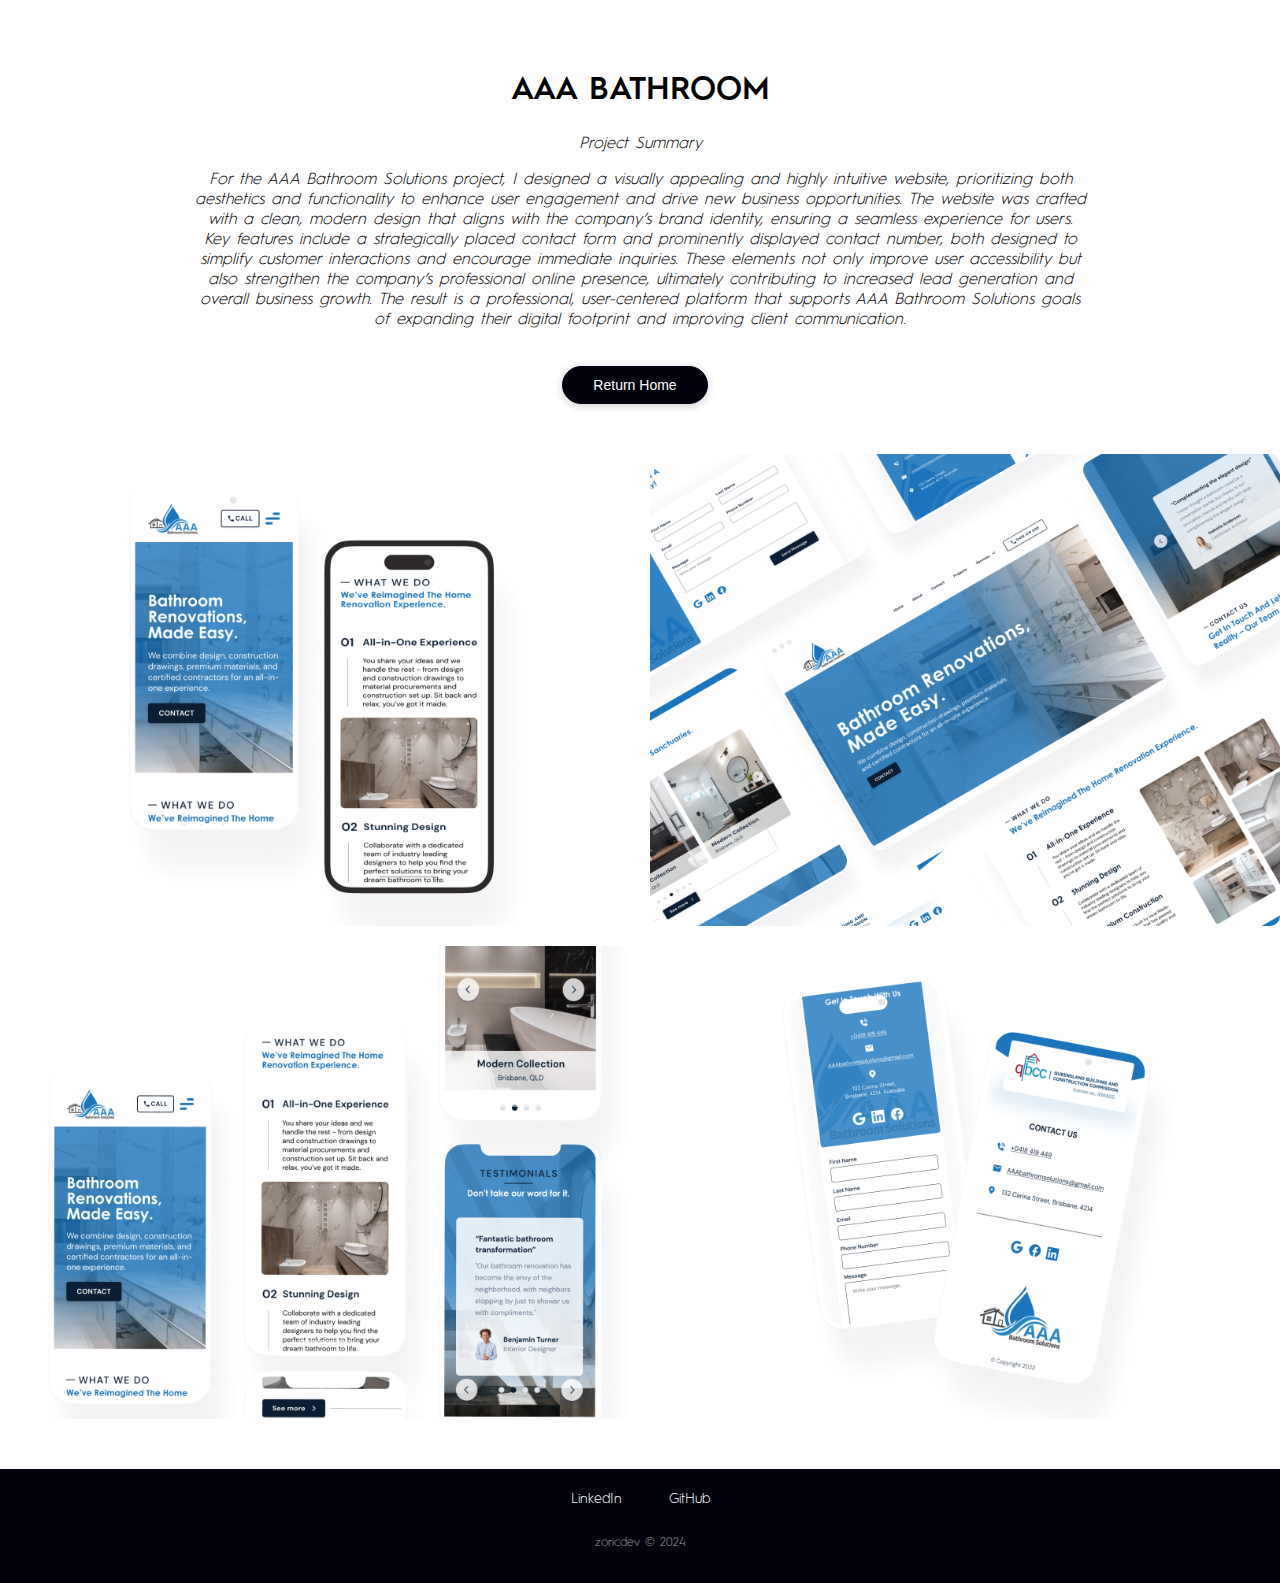
<file: Project3.html>
<!DOCTYPE html>
<html lang="en" class="scroll-smooth">
  <head>
    <meta charset="UTF-8" />
    <meta name="viewport" content="width=device-width, initial-scale=1.0" />
    <title>RELJA ZORIC</title>
    <link rel="icon" type="image/png" href="assets/main-logo.svg" />
    <link rel="stylesheet" href="style.css" />
  </head>
  <body>
    <h1
      style="
        text-align: center;
        padding-top: 50px;
        animation: fadeInUp 1.5s ease-out;
      "
    >
      AAA BATHROOM
    </h1>
    <style>
      @media (max-width: 768px) {
        h1 {
          font-size: 20px; /* Adjust to a smaller font size */
          padding-top: 20px; /* Optional: Adjust padding for mobile */
        }
      }
    </style>
    <p
      style="
        text-align: center;
        font-style: oblique;
        animation: fadeInUp 1.5s ease-out;
      "
    >
      Project Summary
    </p>
    <p
      style="
        text-align: center;
        font-style: oblique;
        padding-left: 15%;
        padding-right: 15%;
        padding-bottom: 20px;
        animation: fadeInUp 1.5s ease-out;
      "
    >
      For the AAA Bathroom Solutions project, I designed a visually appealing
      and highly intuitive website, prioritizing both aesthetics and
      functionality to enhance user engagement and drive new business
      opportunities. The website was crafted with a clean, modern design that
      aligns with the company’s brand identity, ensuring a seamless experience
      for users. Key features include a strategically placed contact form and
      prominently displayed contact number, both designed to simplify customer
      interactions and encourage immediate inquiries. These elements not only
      improve user accessibility but also strengthen the company’s professional
      online presence, ultimately contributing to increased lead generation and
      overall business growth. The result is a professional, user-centered
      platform that supports AAA Bathroom Solutions goals of expanding their
      digital footprint and improving client communication.
    </p>
    <div class="button-wrapper">
      <button class="return-button" onclick="window.location.href='index.html'">
        Return Home
      </button>
    </div>
    <div style="padding-bottom: 50px" class="image-container">
      <img
        style="animation: fadeIn 2s ease-in-out"
        src="assets/Project-3/AAABATHROOM-1.png"
        alt="Image 1"
      />
      <img
        style="animation: fadeIn 3s ease-in-out"
        src="assets/Project-3/AAABATHROOM-2.png"
        alt="Image 2"
      />
      <img
        style="animation: fadeIn 4s ease-in-out"
        src="assets/Project-3/AAABATHROOM-3.png"
        alt="Image 3"
      />
      <img
        style="animation: fadeIn 5s ease-in-out"
        src="assets/Project-3/AAABATHROOM-4.png"
        alt="Image 4"
      />
    </div>
    <footer class="footer">
      <div class="footer-socials">
        <a
          href="https://www.linkedin.com/in/relja-zoric/"
          target="_blank"
          rel="noopener noreferrer"
          >LinkedIn</a
        >
        <a
          href="https://github.com/zoricdev"
          target="_blank"
          rel="noopener noreferrer"
          >GitHub</a
        >
      </div>
      <p>zoricdev © 2024</p>
    </footer>
    <script src="script.js"></script>
  </body>
</html>
</file>
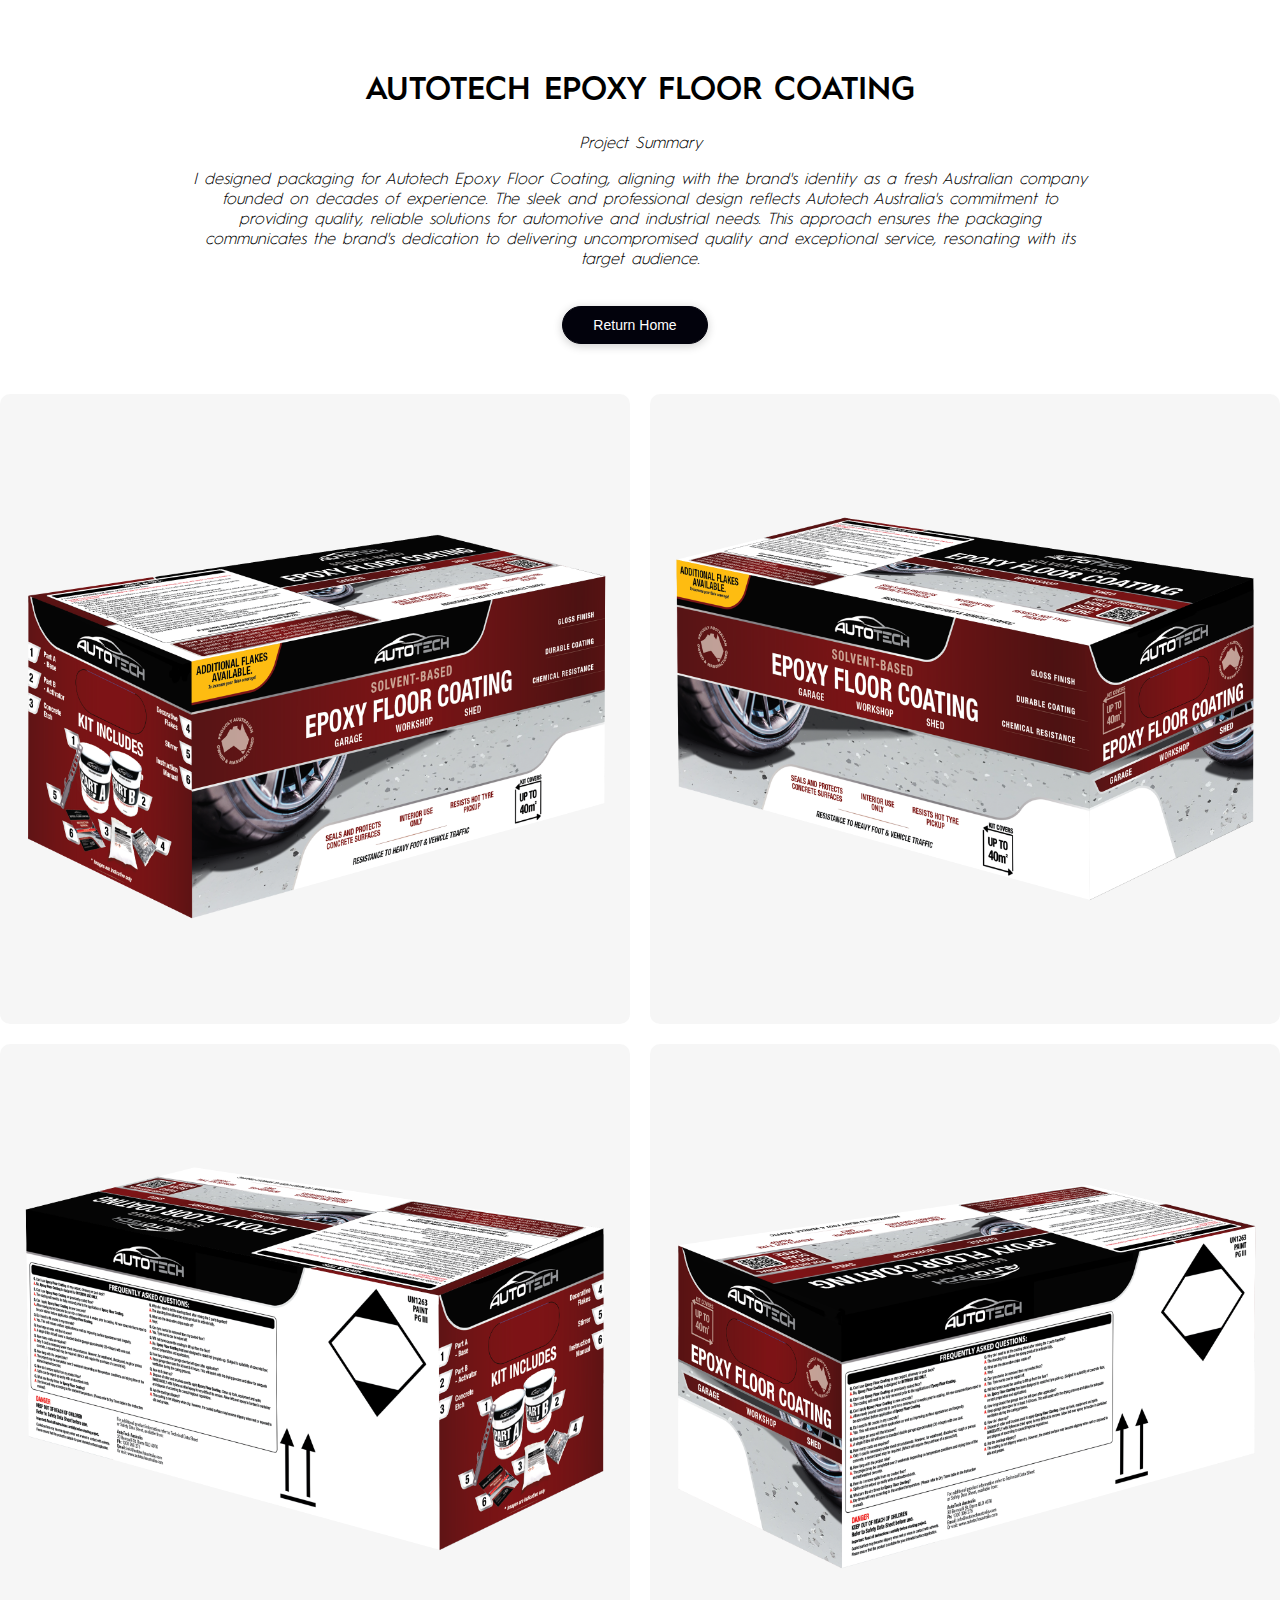
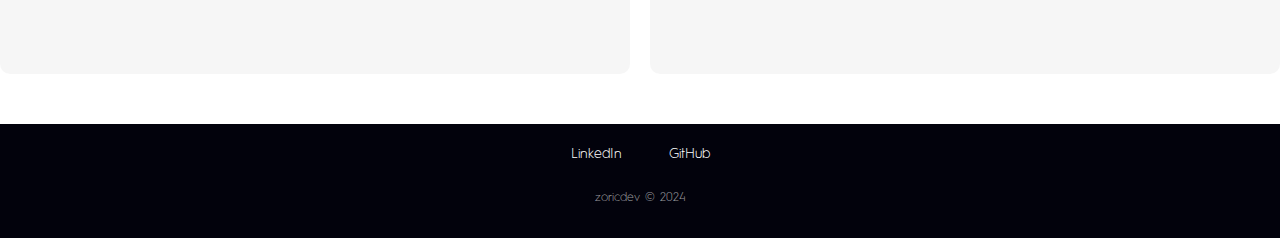
<file: Project4.html>
<!DOCTYPE html>
<html lang="en" class="scroll-smooth">
  <head>
    <meta charset="UTF-8" />
    <meta name="viewport" content="width=device-width, initial-scale=1.0" />
    <title>RELJA ZORIC</title>
    <link rel="icon" type="image/png" href="assets/main-logo.svg" />
    <link rel="stylesheet" href="style.css" />
  </head>
  <body>
    <h1
      style="
        text-align: center;
        padding-top: 50px;
        animation: fadeInUp 1.5s ease-out;
      "
    >
      AUTOTECH EPOXY FLOOR COATING
    </h1>
    <style>
      @media (max-width: 768px) {
        h1 {
          font-size: 20px; /* Adjust to a smaller font size */
          padding-top: 20px; /* Optional: Adjust padding for mobile */
        }
      }
    </style>
    <p
      style="
        text-align: center;
        font-style: oblique;
        animation: fadeInUp 1.5s ease-out;
      "
    >
      Project Summary
    </p>
    <p
      style="
        text-align: center;
        font-style: oblique;
        padding-left: 15%;
        padding-right: 15%;
        padding-bottom: 20px;
        animation: fadeInUp 1.5s ease-out;
      "
    >
      I designed packaging for Autotech Epoxy Floor Coating, aligning with the
      brand's identity as a fresh Australian company founded on decades of
      experience. The sleek and professional design reflects Autotech
      Australia's commitment to providing quality, reliable solutions for
      automotive and industrial needs. This approach ensures the packaging
      communicates the brand's dedication to delivering uncompromised quality
      and exceptional service, resonating with its target audience.
    </p>
    <div class="button-wrapper">
      <button class="return-button" onclick="window.location.href='index.html'">
        Return Home
      </button>
    </div>
    <div style="padding-bottom: 50px" class="image-container">
      <img
        style="
          animation: fadeIn 2s ease-in-out;
          background-color: rgba(226, 226, 226, 0.315);
        "
        src="assets/Project-4/Epoxy-Floor-Coating-1.png"
        alt="Image 1"
      />
      <img
        style="
          animation: fadeIn 3s ease-in-out;
          background-color: rgba(226, 226, 226, 0.315);
        "
        src="assets/Project-4/Epoxy-Floor-Coating-2.png"
        alt="Image 2"
      />
      <img
        style="
          animation: fadeIn 4s ease-in-out;
          background-color: rgba(226, 226, 226, 0.315);
        "
        src="assets/Project-4/Epoxy-Floor-Coating-3.png"
        alt="Image 3"
      />
      <img
        style="
          animation: fadeIn 5s ease-in-out;
          background-color: rgba(226, 226, 226, 0.315);
        "
        src="assets/Project-4/Epoxy-Floor-Coating-4.png"
        alt="Image 4"
      />
    </div>
    <footer class="footer">
      <div class="footer-socials">
        <a
          href="https://www.linkedin.com/in/relja-zoric/"
          target="_blank"
          rel="noopener noreferrer"
          >LinkedIn</a
        >
        <a
          href="https://github.com/zoricdev"
          target="_blank"
          rel="noopener noreferrer"
          >GitHub</a
        >
      </div>
      <p>zoricdev © 2024</p>
    </footer>
    <script src="script.js"></script>
  </body>
</html>
</file>
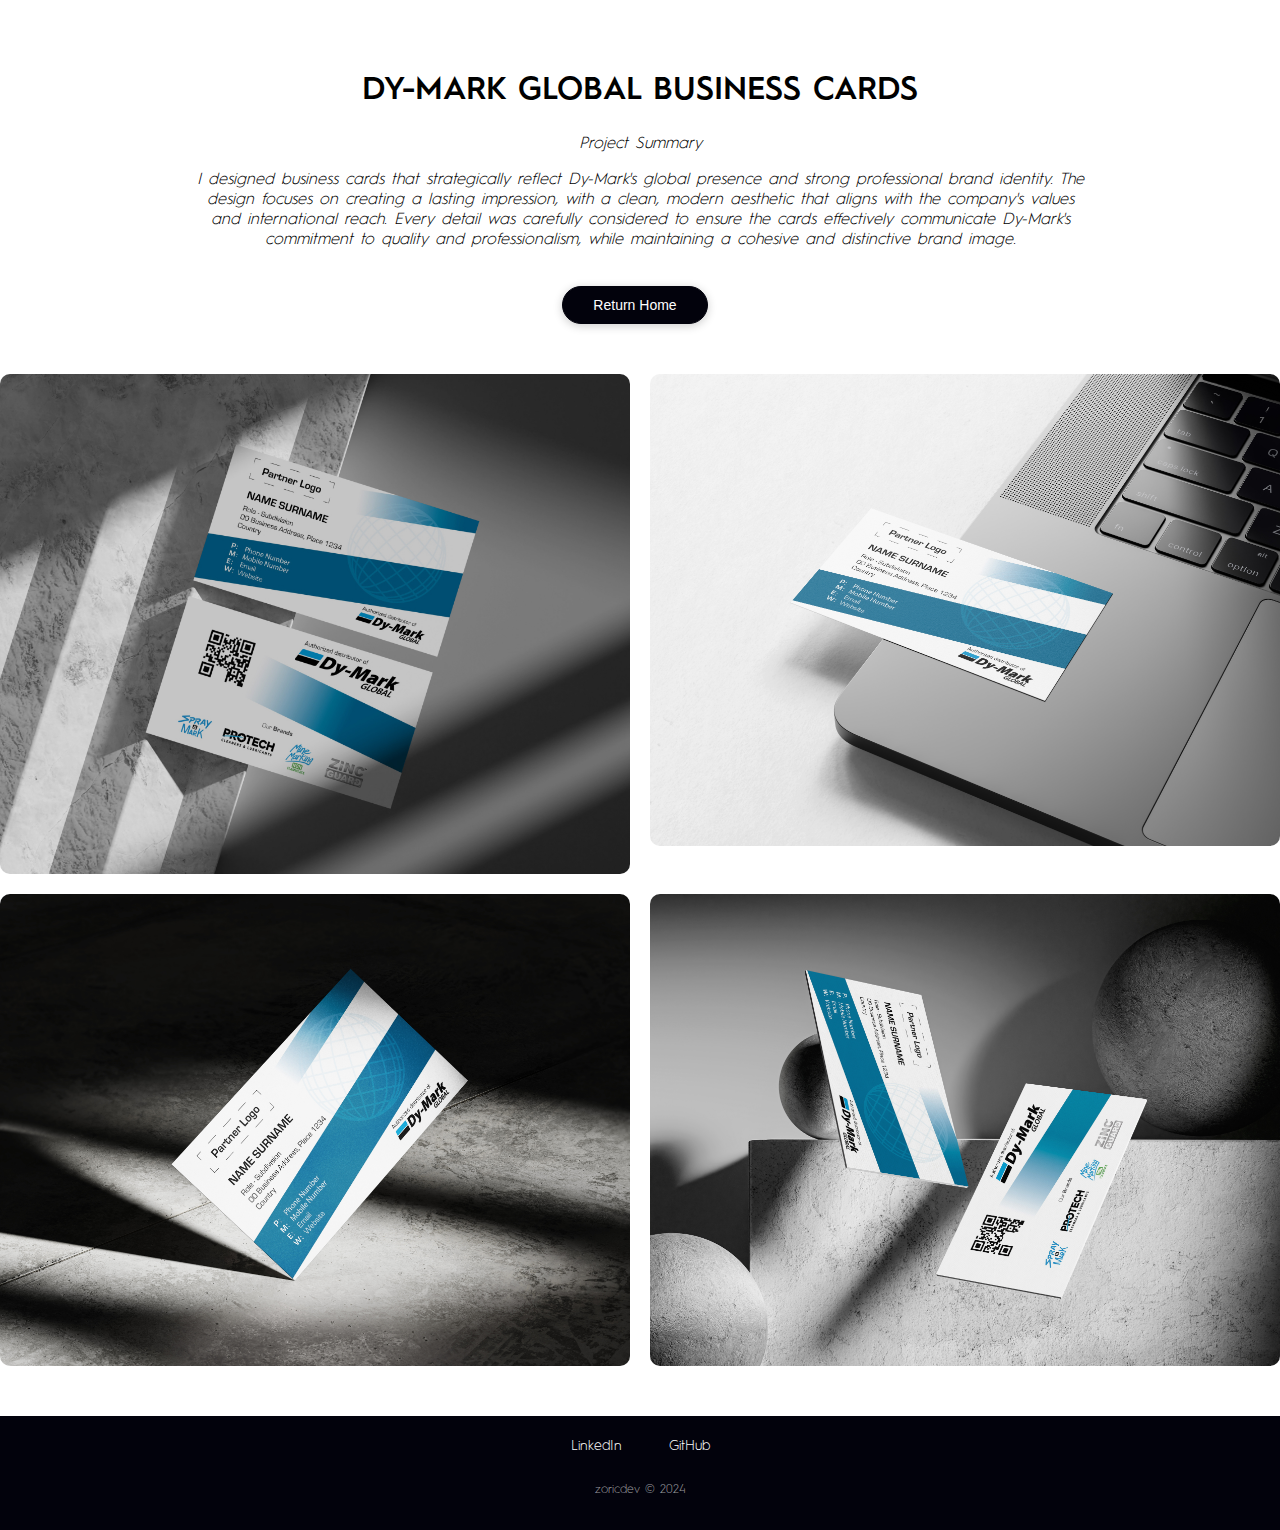
<file: Project5.html>
<!DOCTYPE html>
<html lang="en" class="scroll-smooth">
  <head>
    <meta charset="UTF-8" />
    <meta name="viewport" content="width=device-width, initial-scale=1.0" />
    <title>RELJA ZORIC</title>
    <link rel="icon" type="image/png" href="assets/main-logo.svg" />
    <link rel="stylesheet" href="style.css" />
  </head>
  <body>
    <h1
      style="
        text-align: center;
        padding-top: 50px;
        animation: fadeInUp 1.5s ease-out;
      "
    >
      DY-MARK GLOBAL BUSINESS CARDS
    </h1>
    <style>
      @media (max-width: 768px) {
        h1 {
          font-size: 20px; /* Adjust to a smaller font size */
          padding-top: 20px; /* Optional: Adjust padding for mobile */
        }
      }
    </style>
    <p
      style="
        text-align: center;
        font-style: oblique;
        animation: fadeInUp 1.5s ease-out;
      "
    >
      Project Summary
    </p>
    <p
      style="
        text-align: center;
        font-style: oblique;
        padding-left: 15%;
        padding-right: 15%;
        padding-bottom: 20px;
        animation: fadeInUp 1.5s ease-out;
      "
    >
      I designed business cards that strategically reflect Dy-Mark's global
      presence and strong professional brand identity. The design focuses on
      creating a lasting impression, with a clean, modern aesthetic that aligns
      with the company's values and international reach. Every detail was
      carefully considered to ensure the cards effectively communicate Dy-Mark's
      commitment to quality and professionalism, while maintaining a cohesive
      and distinctive brand image.
    </p>
    <div class="button-wrapper">
      <button class="return-button" onclick="window.location.href='index.html'">
        Return Home
      </button>
    </div>
    <div style="padding-bottom: 50px" class="image-container">
      <img
        style="animation: fadeIn 2s ease-in-out"
        src="assets/Project-5/DMG-business-card-1.jpg"
        alt="Image 1"
      />
      <img
        style="animation: fadeIn 3s ease-in-out"
        src="assets/Project-5/DMG-business-card-2.jpg"
        alt="Image 2"
      />
      <img
        style="animation: fadeIn 4s ease-in-out"
        src="assets/Project-5/DMG-business-card-3.jpg"
        alt="Image 3"
      />
      <img
        style="animation: fadeIn 5s ease-in-out"
        src="assets/Project-5/DMG-business-card-4.jpg"
        alt="Image 4"
      />
    </div>
    <footer class="footer">
      <div class="footer-socials">
        <a
          href="https://www.linkedin.com/in/relja-zoric/"
          target="_blank"
          rel="noopener noreferrer"
          >LinkedIn</a
        >
        <a
          href="https://github.com/zoricdev"
          target="_blank"
          rel="noopener noreferrer"
          >GitHub</a
        >
      </div>
      <p>zoricdev © 2024</p>
    </footer>
    <script src="script.js"></script>
  </body>
</html>
</file>
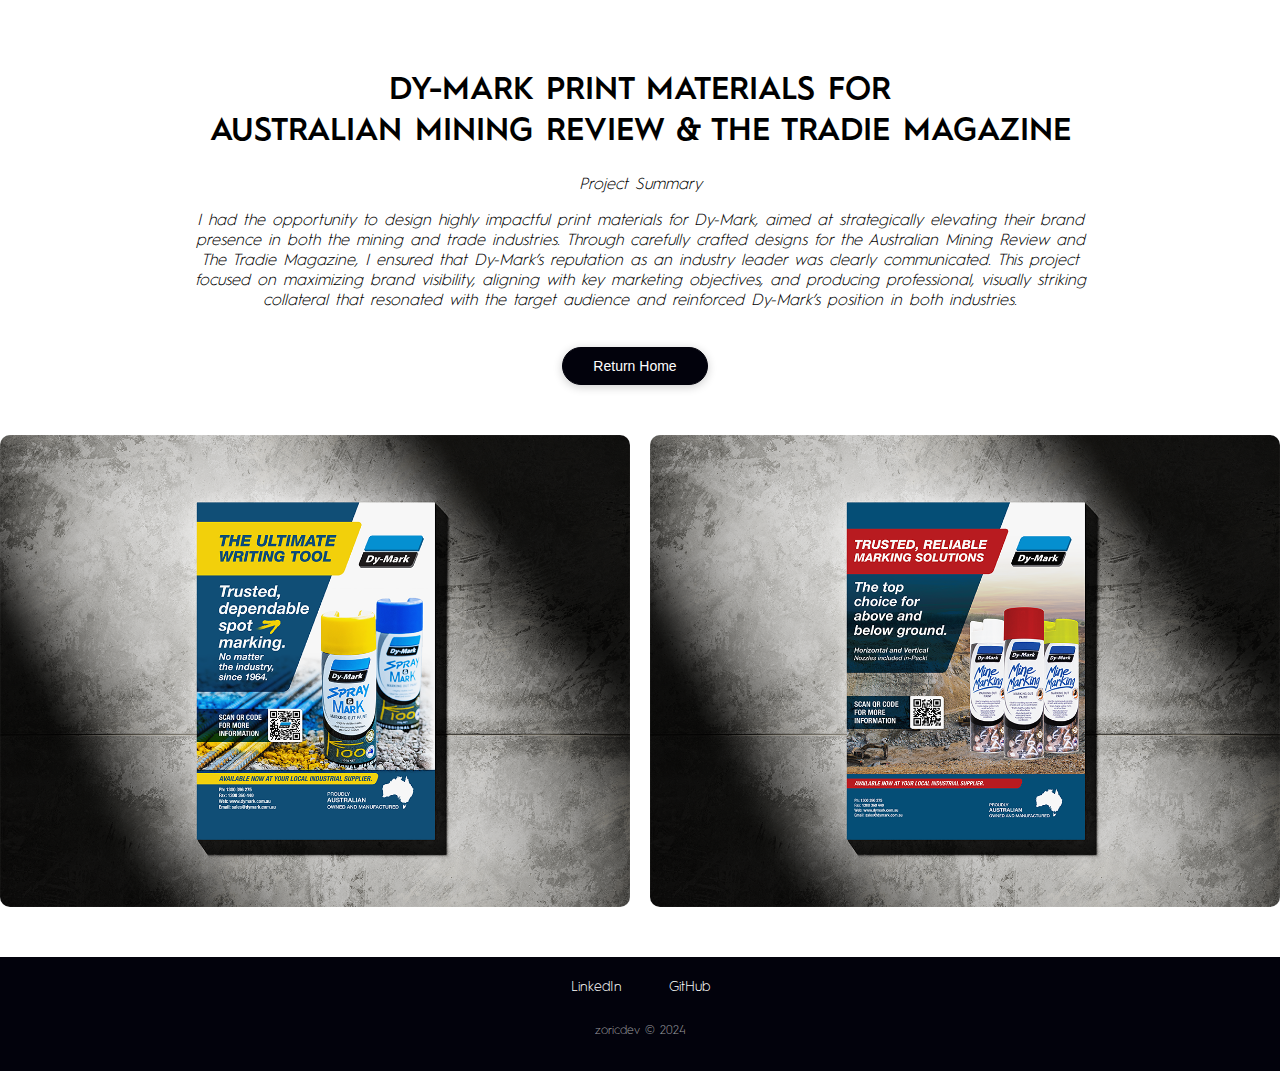
<file: Project6.html>
<!DOCTYPE html>
<html lang="en" class="scroll-smooth">
  <head>
    <meta charset="UTF-8" />
    <meta name="viewport" content="width=device-width, initial-scale=1.0" />
    <title>RELJA ZORIC</title>
    <link rel="icon" type="image/png" href="assets/main-logo.svg" />
    <link rel="stylesheet" href="style.css" />
  </head>
  <body>
    <h1
      style="
        text-align: center;
        padding-top: 50px;
        animation: fadeInUp 1.5s ease-out;
      "
    >
      DY-MARK PRINT MATERIALS FOR <br />
      AUSTRALIAN MINING REVIEW & THE TRADIE MAGAZINE
    </h1>
    <style>
      @media (max-width: 768px) {
        h1 {
          font-size: 20px; /* Adjust to a smaller font size */
          padding-top: 20px; /* Optional: Adjust padding for mobile */
        }
      }
    </style>
    <p
      style="
        text-align: center;
        font-style: oblique;
        animation: fadeInUp 1.5s ease-out;
      "
    >
      Project Summary
    </p>
    <p
      style="
        text-align: center;
        font-style: oblique;
        padding-left: 15%;
        padding-right: 15%;
        padding-bottom: 20px;
        animation: fadeInUp 1.5s ease-out;
      "
    >
      I had the opportunity to design highly impactful print materials for
      Dy-Mark, aimed at strategically elevating their brand presence in both the
      mining and trade industries. Through carefully crafted designs for the
      Australian Mining Review and The Tradie Magazine, I ensured that Dy-Mark’s
      reputation as an industry leader was clearly communicated. This project
      focused on maximizing brand visibility, aligning with key marketing
      objectives, and producing professional, visually striking collateral that
      resonated with the target audience and reinforced Dy-Mark’s position in
      both industries.
    </p>
    <div class="button-wrapper">
      <button class="return-button" onclick="window.location.href='index.html'">
        Return Home
      </button>
    </div>
    <div style="padding-bottom: 50px" class="image-container">
      <img
        style="animation: fadeIn 2s ease-in-out"
        src="assets/Project-6/S&M-print-1.png"
        alt="Image 1"
      />
      <img
        style="animation: fadeIn 3s ease-in-out"
        src="assets/Project-6/MM-print-2.png"
        alt="Image 2"
      />
    </div>
    <footer class="footer">
      <div class="footer-socials">
        <a
          href="https://www.linkedin.com/in/relja-zoric/"
          target="_blank"
          rel="noopener noreferrer"
          >LinkedIn</a
        >
        <a
          href="https://github.com/zoricdev"
          target="_blank"
          rel="noopener noreferrer"
          >GitHub</a
        >
      </div>
      <p>zoricdev © 2024</p>
    </footer>
    <script src="script.js"></script>
  </body>
</html>
</file>
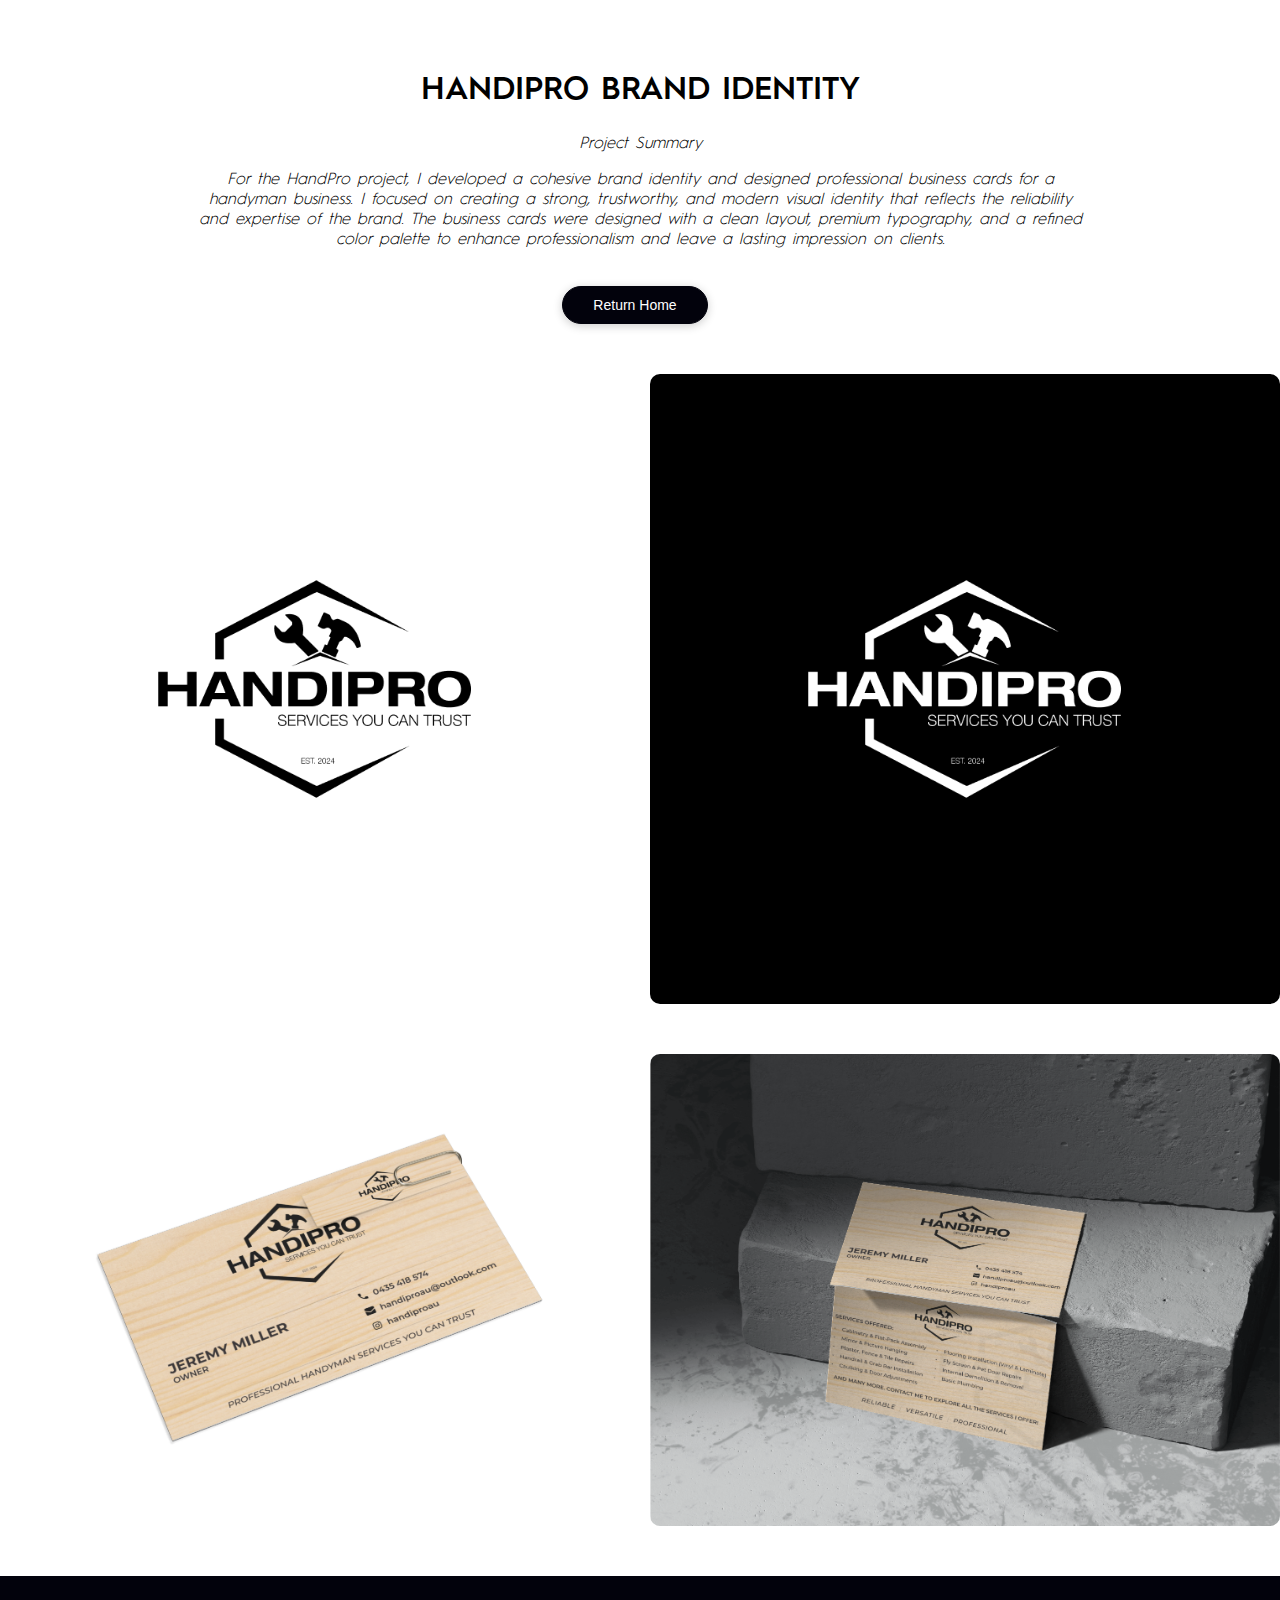
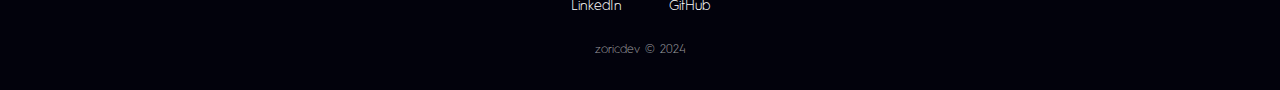
<file: Project7.html>
<!DOCTYPE html>
<html lang="en" class="scroll-smooth">
  <head>
    <meta charset="UTF-8" />
    <meta name="viewport" content="width=device-width, initial-scale=1.0" />
    <title>RELJA ZORIC</title>
    <link rel="icon" type="image/png" href="assets/main-logo.svg" />
    <link rel="stylesheet" href="style.css" />
  </head>
  <body>
    <h1
      style="
        text-align: center;
        padding-top: 50px;
        animation: fadeInUp 1.5s ease-out;
      "
    >
      HANDIPRO BRAND IDENTITY
    </h1>
    <style>
      @media (max-width: 768px) {
        h1 {
          font-size: 20px; /* Adjust to a smaller font size */
          padding-top: 20px; /* Optional: Adjust padding for mobile */
        }
      }
    </style>
    <p
      style="
        text-align: center;
        font-style: oblique;
        animation: fadeInUp 1.5s ease-out;
      "
    >
      Project Summary
    </p>
    <p
      style="
        text-align: center;
        font-style: oblique;
        padding-left: 15%;
        padding-right: 15%;
        padding-bottom: 20px;
        animation: fadeInUp 1.5s ease-out;
      "
    >
      For the HandPro project, I developed a cohesive brand identity and
      designed professional business cards for a handyman business. I focused on
      creating a strong, trustworthy, and modern visual identity that reflects
      the reliability and expertise of the brand. The business cards were
      designed with a clean layout, premium typography, and a refined color
      palette to enhance professionalism and leave a lasting impression on
      clients.
    </p>
    <div class="button-wrapper">
      <button class="return-button" onclick="window.location.href='index.html'">
        Return Home
      </button>
    </div>
    <div style="padding-bottom: 50px" class="image-container">
      <img
        style="animation: fadeIn 2s ease-in-out"
        src="assets/Project-7/HANDIPRO-WHITE.png"
        alt="Image 1"
      />
      <img
        style="animation: fadeIn 3s ease-in-out"
        src="assets/Project-7/HANDIPRO-BLACK.png"
        alt="Image 2"
      />
    </div>
    <div style="padding-bottom: 50px" class="image-container">
      <img
        style="animation: fadeIn 2s ease-in-out"
        src="assets/Project-7/handipro-single.png"
        alt="Image 1"
      />
      <img
        style="animation: fadeIn 3s ease-in-out"
        src="assets/Project-7/handipro-two-business-cards.png"
        alt="Image 2"
      />
    </div>
    <footer class="footer">
      <div class="footer-socials">
        <a
          href="https://www.linkedin.com/in/relja-zoric/"
          target="_blank"
          rel="noopener noreferrer"
          >LinkedIn</a
        >
        <a
          href="https://github.com/zoricdev"
          target="_blank"
          rel="noopener noreferrer"
          >GitHub</a
        >
      </div>
      <p>zoricdev © 2024</p>
    </footer>
    <script src="script.js"></script>
  </body>
</html>
</file>
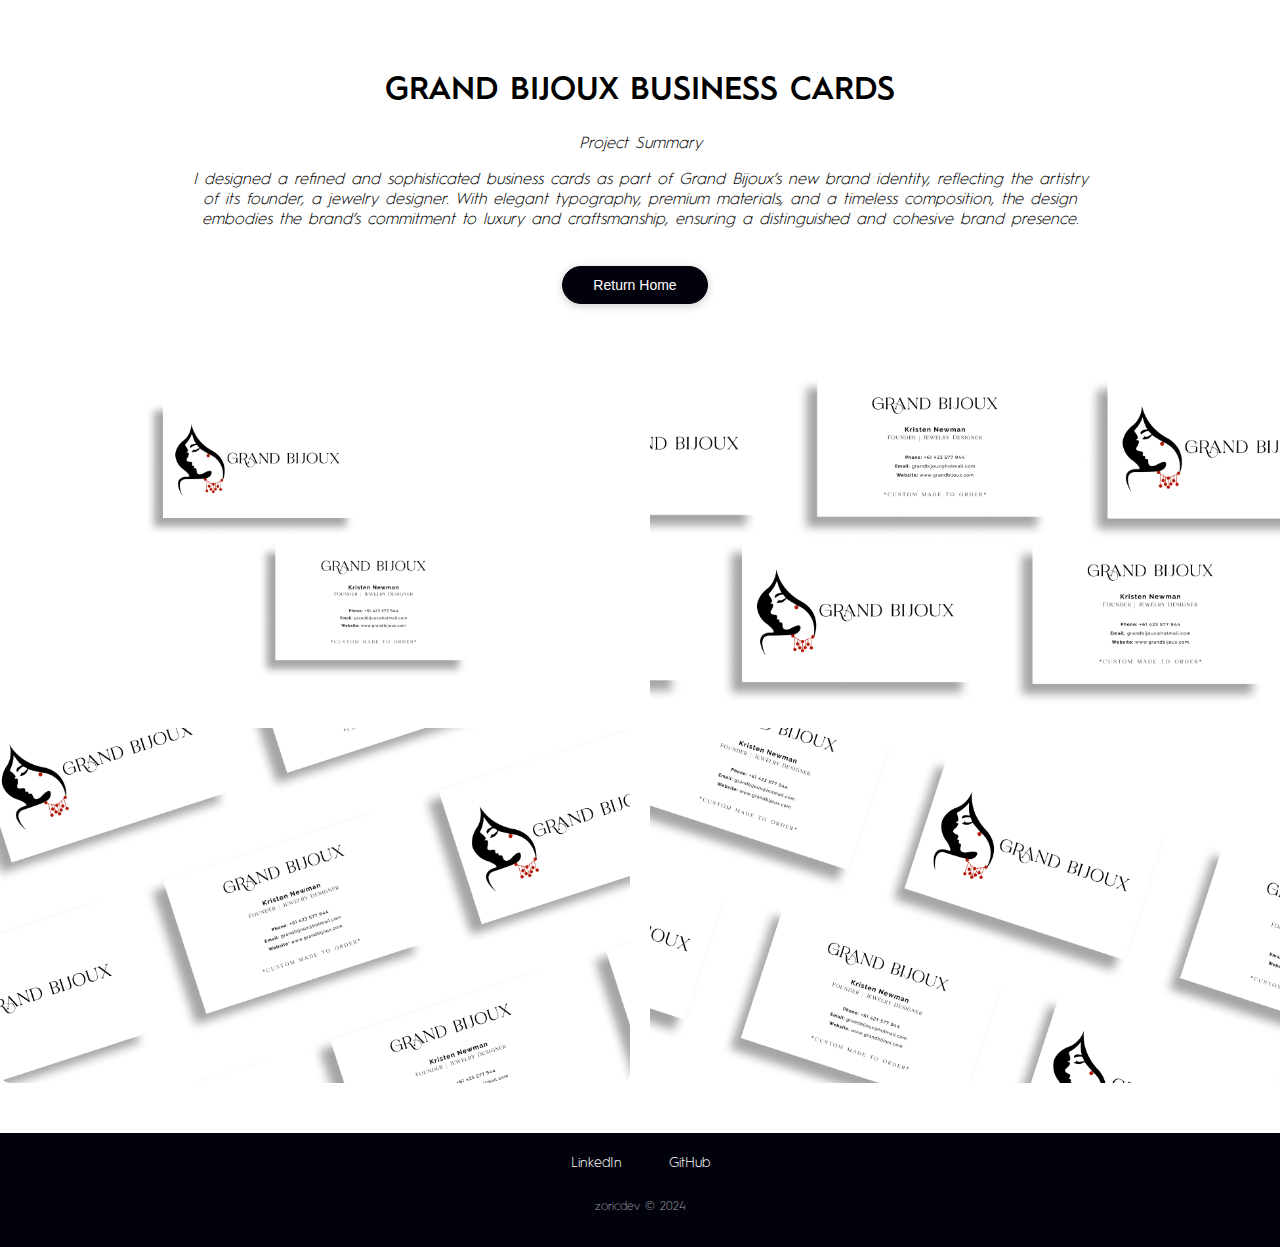
<file: Project8.html>
<!DOCTYPE html>
<html lang="en" class="scroll-smooth">
  <head>
    <meta charset="UTF-8" />
    <meta name="viewport" content="width=device-width, initial-scale=1.0" />
    <title>RELJA ZORIC</title>
    <link rel="icon" type="image/png" href="assets/main-logo.svg" />
    <link rel="stylesheet" href="style.css" />
  </head>
  <body>
    <h1
      style="
        text-align: center;
        padding-top: 50px;
        animation: fadeInUp 1.5s ease-out;
      "
    >
      GRAND BIJOUX BUSINESS CARDS
    </h1>
    <style>
      @media (max-width: 768px) {
        h1 {
          font-size: 20px; /* Adjust to a smaller font size */
          padding-top: 20px; /* Optional: Adjust padding for mobile */
        }
      }
    </style>
    <p
      style="
        text-align: center;
        font-style: oblique;
        animation: fadeInUp 1.5s ease-out;
      "
    >
      Project Summary
    </p>
    <p
      style="
        text-align: center;
        font-style: oblique;
        padding-left: 15%;
        padding-right: 15%;
        padding-bottom: 20px;
        animation: fadeInUp 1.5s ease-out;
      "
    >
      I designed a refined and sophisticated business cards as part of Grand
      Bijoux’s new brand identity, reflecting the artistry of its founder, a
      jewelry designer. With elegant typography, premium materials, and a
      timeless composition, the design embodies the brand’s commitment to luxury
      and craftsmanship, ensuring a distinguished and cohesive brand presence.
    </p>
    <div class="button-wrapper">
      <button class="return-button" onclick="window.location.href='index.html'">
        Return Home
      </button>
    </div>
    <div style="padding-bottom: 50px" class="image-container">
      <img
        style="animation: fadeIn 2s ease-in-out"
        src="assets/Project-8/grand-bijoux-1.png"
        alt="Image 1"
      />
      <img
        style="animation: fadeIn 3s ease-in-out"
        src="assets/Project-8/grand-bijoux-2.png"
        alt="Image 2"
      />
      <img
        style="animation: fadeIn 4s ease-in-out"
        src="assets/Project-8/grand-bijoux-3.png"
        alt="Image 3"
      />
      <img
        style="animation: fadeIn 5s ease-in-out"
        src="assets/Project-8/grand-bijoux-4.png"
        alt="Image 4"
      />
    </div>
    <footer class="footer">
      <div class="footer-socials">
        <a
          href="https://www.linkedin.com/in/relja-zoric/"
          target="_blank"
          rel="noopener noreferrer"
          >LinkedIn</a
        >
        <a
          href="https://github.com/zoricdev"
          target="_blank"
          rel="noopener noreferrer"
          >GitHub</a
        >
      </div>
      <p>zoricdev © 2024</p>
    </footer>
    <script src="script.js"></script>
  </body>
</html>
</file>
<file: style.css>
html {
  scroll-behavior: smooth;
}

@font-face {
    font-family: 'Hurme';
    src: url('fonts/HurmeGeometricSans1-Light.otf') format('truetype'); 
    font-weight: 300;
    font-style: normal;
  }
  
  @font-face {
    font-family: 'Hurme'; 
    src: url('fonts/HurmeGeometricSans1-SemiBold.otf') format('truetype'); 
    font-weight: 600; 
    font-style: normal;
  }

body {
    font-family: 'Hurme', sans-serif; 
    margin: 0;
    padding: 0;
  }

  /* Navigation Bar Styling */
  
  .nav-container {
    width: 80%;        
    max-width: 1200px;    
    height: 40px;          
    background-color: #02020C; 
    margin: 15px auto;
    border-radius: 30px;
    display: flex;
    align-items: center;
    padding: 5px 5px;
    position: fixed;
    left: 50%; /* Centers the container */
    transform: translateX(-50%); /* Adjusts for any offset */
    top: 0;
    z-index: 1000;
  }
  
  .profile-image {
    animation: fadeIn 1.5s ease-in-out;
    width: 40px;
    height: 40px;
    border-radius: 50%;
    margin-right: 10px;
  }
  
  .text-container {
    color: white;
  }
  
  .text-container h1 {
    animation: fadeIn 1.5s ease-in-out;
    margin: 0;
    font-size: 1em;
  }

  .text-container p {
    margin: 0;
    font-size: 0.75em;
    color: rgb(156, 156, 156);
    width: 105px;
  }

  /* Initial style for the fade effect for job title */
  .fade {
  opacity: 0;
  transition: opacity 0.5s ease-in;
}

.fade-visible {
  opacity: 1;
}
  
  .nav-links-container {
    animation: fadeIn 0.5s ease-in-out;
    flex: 1;
    display: flex;
    justify-content: center;
  }
  
  .nav-links {
    list-style-type: none;
    display: flex;
    align-items: center;
    margin: 0;
    padding: 0;
  }
  
  .nav-links li {
    margin: 0 20px;
  }
  
  .nav-links a {
    font-size: 14px;
    color: white;
    text-decoration: none;
    font-family: 'Hurme', sans-serif;
  }

  .nav-links a:hover {
    color: #CAC3E4;
  }
  
  .divider {
    margin: 0 10px;
    color: gray;
  }

  .nav-button {
    animation: fadeIn 1.5s ease-in-out;
    margin-left: auto;
    background-color: #CAC3E4;
    color: #02020C;
    border: 0.5px solid transparent;
    border-radius: 30px;
    padding: 10px 30px;
    cursor: pointer;
    transition: background-color 0.3s, color 0.3s;
    font-size: 14px;
    font-weight: bold;
    text-decoration: none;
  }

  @media (max-width: 768px) {
    .nav-button {
      padding: 10px 15px;
    }
  }

  
  .nav-button:hover {
    background-color: #02020C;
    color: #CAC3E4;
    border: 0.5px solid #CAC3E4;
  }

  /* Mobile Menu Navigation Bar Styling */

  .hamburger-menu {
    display: none;
    font-size: 1.5em;
    color: white;
    cursor: pointer;
    margin-left: auto;
  }

@media (max-width: 768px) {
  .nav-links-container {
    display: none;
    position: absolute;
    top: 60px;
    right: 20px;
    background-color: #02020C;
    padding: 20px;
    border-radius: 8px;
    width: auto;
    flex-direction: column;
  }

  .hamburger-menu {
    display: block;
  }

  .nav-links {
    flex-direction: column;
    align-items: flex-start;
  }

  .nav-links li {
    margin: 10px 0;
  }

  .nav-link-button {
    background: none;
    color: white;
    padding: 10px 0px;
    text-align: left;
  }
}

.hamburger-menu .icon {
  animation: fadeIn 1.5s ease-in-out;
  padding-top: 5px;
}

/* Hero Section */

.hero-background {
  background: linear-gradient(
    rgba(255, 255, 255, 0.644), 
    rgba(255, 255, 255, 0.603)
  ), url(assets/Hero-Background.svg);
  background-size: cover;
  background-position: center;
  background-repeat: no-repeat;
}


.hero-section {
  text-align: center;
  padding-top: 50px;
  padding-bottom: 100px;
}

.hero-section h1 {
  opacity: 0; /* Start with hidden text */
  transform: translateY(20px) scale(0.8); /* Start with the text slightly scaled down and translated down */
  animation: zoomInUp 1s ease-out forwards; /* Apply the animation */
  padding-top: 50px;
  font-size: 3.0rem;
}

.hero-section p {
  animation: fadeInUp 1s ease-out;
  font-size: 1.0rem;
  padding-bottom: 2em ;
}

.hero-primary-button {
  animation: fadeIn 2s ease-in-out;
  margin-left: auto;
  background-color: #02020C;
  color: #ffffff;
  border: 0.5px solid #02020C;
  border-radius: 30px;
  padding: 10px 30px;
  cursor: pointer;
  transition: background-color 0.3s, color 0.3s;
  font-size: 14px;
  font-weight: normal;
  text-decoration: none;
  transition: background-color 0.3s, color 0.3s, box-shadow 0.3s;
  box-shadow: 0 2px 10px rgba(0, 0, 0, 0.2);
  margin-right: 10px;
}

.hero-primary-button:hover {
  background-color: #ffffff;
  color: #02020C;
  border: 0.5px solid #02020C;
  box-shadow: 0 4px 10px rgba(0, 0, 0, 0.3);
}

.case-studies-button {
  animation: fadeIn 2.5s ease-in-out;
  margin-left: auto;
  background-color: white;
  color: #02020C;
  border: 0.5px solid #02020C;
  border-radius: 30px;
  padding: 10px 30px;
  cursor: pointer;
  transition: background-color 0.3s, color 0.3s;
  font-size: 14px;
  font-weight: normal;
  text-decoration: none;
  transition: background-color 0.3s, color 0.3s, box-shadow 0.3s;
  box-shadow: 0 2px 10px rgba(0, 0, 0, 0.2);
}

.case-studies-button:hover {
  background-color: #02020C;
  color: #ffffff;
  border: 0.5px solid #02020C;
  box-shadow: 0 4px 10px rgba(0, 0, 0, 0.3);
}

@media (max-width: 768px) {
  .hero-section h1 {
    font-size: 2.1rem;
    padding-left: 15px;
    padding-right: 15px;
  }
  .hero-section p {
    font-size: 1rem;
    padding-left: 40px;
    padding-right: 40px;
  }
  .hero-section p br {
    display: none;
}
}

/* Services Section */
.services-section {
  background-color: #02020C;
  width: 100%;
  height: auto;
  padding-bottom: 50px;
}

.services-heading {
  display: flex;
  align-items: center;
  padding-top: 40px;
  padding-left: 300px;
}

@media (max-width: 768px) {
  .services-heading {
    padding-left: 20px;
  }
}

.services-icon {
  margin-right: 15px;
}

.services-text {
  color: white;
  padding-left: 8px;
  font-size: 1.5em;
  font-weight: bold;
}

.services-cards {
  display: flex;
  gap: 65px;
  justify-content: center;
  align-items: flex-start;
  padding: 20px;
  flex-wrap: wrap;
}

.custom-card {
  opacity: 0;
  animation: fadeInUp 2s ease-out forwards;
  border: 1px solid #cac3e457;
  padding: 40px;
  width: 400px;
  box-sizing: border-box;
  border-radius: 8px;
}

.card-heading {
  color: #ffffff;
  margin: 0 0 25px 0;
  font-size: 18px;
  text-align: left;
}

.card-body-text {
  color: #ffffff91;
  margin: 0;
  text-align: left;
  font-size: 14px;
}

@media (max-width: 768px) {
  .box-container {
    flex-direction: column;
    align-items: center;
  }

  .custom-box {
    width: 100%;
    max-width: 350px;
  }
}

/* Featured Projects  */
.featured-projects-heading {
  display: flex;
  align-items: center;
  padding-left: 300px;
  padding-bottom: 25px;
  padding-top: 25px;
}

@media (max-width: 768px) {
  .featured-projects-heading {
    padding-left: 20px;
  }
}

.projects-custom-card {
  border: 1px solid #cac3e457;
  padding: 15px;
  width: 400px;
  box-sizing: border-box;
  border-radius: 10px;
  box-shadow: 0 4px 10px rgba(0, 0, 0, 0.199);
  margin-bottom: 30px;
  margin-top: 30px;
}

@media (max-width: 768px) {
  .projects-custom-card {
    width: 350px;
  }
}

.projects-cards {
  display: flex;
  justify-content: center;
  align-items: center;
  gap: 40px;
  margin: 0;
  padding-top: 50px;
  padding-bottom: 50px;
}

@media (max-width: 768px) {
  .projects-cards {
    width: 100%;
    flex-direction: column;
    gap: 10px;
    padding: 0 15px;
    box-sizing: border-box; /* Includes padding in the width calculation */
    overflow: hidden; /* Prevents any overflow */
  }
}

.projects-card-image {
  width: 100%;
  height: 300px;
  overflow: hidden;
}

.projects-card-img {
  width: 100%;
  height: 100%;
  object-fit: cover;
  border-top-left-radius: 10px;
  border-top-right-radius: 10px;
}

.projects-card-heading {
  font-size: 16px;
  margin: 20px 0;
}

.projects-card-body-text {
  font-size: 14px;
  color: #02020C;
  margin-bottom: 20px;
}

.projects-card-buttons {
  display: flex;
  gap: 25px;
  justify-content: center;
}

.project-btn {
  background-color: white;
  color: #02020C;
  border: 0.5px solid #02020C;
  border-radius: 30px;
  padding: 10px 30px;
  cursor: pointer;
  transition: background-color 0.3s, color 0.3s;
  font-size: 14px;
  font-weight: normal;
  text-decoration: none;
  transition: background-color 0.3s, color 0.3s, box-shadow 0.3s;
  box-shadow: 0 2px 10px rgba(0, 0, 0, 0.2);
}

@media (max-width: 768px) {
  .project-btn {
    font-size: 13px;
  }
}

.project-btn:hover {
  background-color: #02020C;
  color: #ffffff;
  border: 0.5px solid #02020C;
  box-shadow: 0 4px 10px rgba(0, 0, 0, 0.3);
}

.full-screen-image {
  position: relative;
  width: 100%;
  height: 60vh; /* Full height of the viewport */
  background-image: url('assets/Full-Screen-Projects.png'); /* Replace with your image URL */
  background-size: cover; /* Ensures the image covers the container (desktop) */
  background-position: center center; /* Centers the image */
  background-repeat: no-repeat; /* Prevents repeating */
}

/* Mobile-specific styles */
@media (max-width: 768px) {
  .full-screen-image {
    background-size: contain; /* Ensures the full image fits within the viewport */
    background-position: center center; /* Centers the image on mobile */
    height: 30vh; /* Keeps the div height 100vh on mobile */
  }
}

.full-screen-image-2 {
  position: relative;
  width: 100%;
  height: 60vh; /* Full height of the viewport */
  background-image: url('assets/Full-Screen-Projects-2.png'); /* Replace with your image URL */
  background-size: cover; /* Ensures the image covers the container (desktop) */
  background-position: center center; /* Centers the image */
  background-repeat: no-repeat; /* Prevents repeating */
}

/* Mobile-specific styles */
@media (max-width: 768px) {
  .full-screen-image-2 {
    background-size: contain; /* Ensures the full image fits within the viewport */
    background-position: center center; /* Centers the image on mobile */
    height: 30vh; /* Keeps the div height 100vh on mobile */
  }
}

footer {
  display: flex;
  flex-direction: column;
  justify-content: center;
  align-items: center;
  padding: 20px;
  background-color: #02020C;
}

footer a {
  text-decoration: none;
  padding: 10px 20px;
  color: white;
  font-size: 14px;
  transition: color 0.3s, transform 0.3s;
}

footer a:hover {
  color: #CAC3E4; /* Accent color on hover */
  transform: scale(1.05); /* Slight scale effect on hover */
}

footer p {
  padding-top: 15px;
  font-size: 12px;
  color: rgba(255, 255, 255, 0.596);
}

/* Responsive font sizes */
@media (max-width: 600px) {
  footer a {
    font-size: 14px;
  }

  footer p {
    font-size: 12px;
  }
}

/* Interactive Animations */

@keyframes fadeIn {
  from {
    opacity: 0;
  }
  to {
    opacity: 1;
  }
}

@keyframes fadeInUp {
  from {
    opacity: 0;
    transform: translateY(20px);
  }
  to {
    opacity: 1;
    transform: translateY(0);
  }
}

@keyframes appear {
  from {
    opacity: 0;
    scale: 0.5;
  }
  to {
    opacity: 1;
    scale: 1;
  }
}

/* Keyframe animation for zoomInUp effect */
@keyframes zoomInUp {
  0% {
    opacity: 0;
    transform: translateY(20px) scale(0.8);
  }
  100% {
    opacity: 1;
    transform: translateY(0) scale(1);
  }
}

.centered-paragraph {
    width: 60%;
    text-align: center;
    display: flex;
    justify-content: center;
    align-items: center;
}

/* Container for the images */
.image-container {
  display: grid;
  grid-template-columns: repeat(auto-fit, minmax(500px, 1fr)); /* Adjusts to screen size */
  gap: 20px; /* Space between images */
  max-width: 1500px; /* Limit container width */
  margin: 0 auto; /* Center the container */
}

/* Individual images */
.image-container img {
  width: 100%;
  height: auto;
  border-radius: 10px; /* Rounded corners */
}

@media (max-width: 768px) {
  .image-container {
    grid-template-columns: 1fr; /* Stacks the images vertically on smaller screens */
    padding: 10px 10px; /* Optional: Adds some padding on small screens */
  }
}

.button-wrapper {
  display: flex; /* Enable Flexbox for centering */
  justify-content: center; /* Horizontally center */
  align-items: center; /* Vertically center */
  width: 100%; /* Full width of the container */
  margin-bottom: 50px;
}

.return-button {
  animation: fadeIn 2s ease-in-out;
  background-color: #02020C;
  color: #ffffff;
  border: 0.5px solid #02020C;
  border-radius: 30px;
  padding: 10px 30px;
  cursor: pointer;
  transition: background-color 0.3s, color 0.3s;
  font-size: 14px;
  font-weight: normal;
  text-decoration: none;
  transition: background-color 0.3s, color 0.3s, box-shadow 0.3s;
  box-shadow: 0 2px 10px rgba(0, 0, 0, 0.2);
  margin-right: 10px;
}

.return-button:hover {
  background-color: #ffffff;
  color: #02020C;
  border: 0.5px solid #02020C;
  box-shadow: 0 4px 10px rgba(0, 0, 0, 0.3);
}

/* Container for the logo slider */

.center-logo-slider {
  display: flex;
  justify-content: center;
  align-items: center;
}

.logo-slider {
  overflow: hidden;
  width: 60%; /* Adjust to your container width */
  background-color: #ffffff; /* Optional: background color */
  padding: 20px 0; /* Optional: vertical padding */
  position: relative;
  mask-image: linear-gradient(to right, rgba(0, 0, 0, 0) 0%, rgb(0, 0, 0) 12.5%, rgb(0, 0, 0) 87.5%, rgba(0, 0, 0, 0) 100%); /* Add gradient mask to fade out logos on both sides */
  -webkit-mask-image: linear-gradient(to right, rgba(0, 0, 0, 0) 0%, rgb(0, 0, 0) 12.5%, rgb(0, 0, 0) 87.5%, rgba(0, 0, 0, 0) 100%); /* For Safari support */
}

@media (max-width: 768px) {
  .logo-slider {
    width: 100%;
  }

  .logo-track img {
    margin-right: 5px;
  }
}

.logo-track {
  display: inline-flex;
  animation: scroll 70s linear infinite; /* Adjust speed of scroll */
}

.logo-track img {
  width: 120px; /* Adjust logo size */
  margin-right: 50px; /* Spacing between logos */
  object-fit: contain; /* Ensure logos maintain aspect ratio */
}

@keyframes scroll {
  0% {
    transform: translateX(0); /* Start from the initial position */
  }
  100% {
    transform: translateX(-50%); /* Move the entire set of logos to the left */
  }
}

/* Recent story 13DOCTOR */

.recent-story-13doctor {
  display: flex;
  align-items: center;
  justify-content: space-between;
  gap: 20px;
  max-width: 1300px;
  margin: 0 auto;
  padding-bottom: 80px;
  padding-top: 40px;
}

.text-content {
  flex: 1;
  font-size: 1.2rem;
  line-height: 1.6;
}

.image-content {
  flex: 1;
  text-align: right;
}

.image-content img {
  max-width: 100%;
  height: auto;
}

.icon-text {
  display: flex;
  align-items: center;
  gap: 8px;
}

.icon-text img {
  width: 15px;
  height: auto;
}

.responsive-image {
  width: 100%;
  max-width: 900px;
  height: auto;
}

@media (max-width: 768px) {
  .responsive-image {
    width: 100%; 
    max-width: 100%;
  }
}

/* Mobile responsiveness */
@media (max-width: 768px) {
    .recent-story-13doctor {
      display: flex;
      flex-direction: column;
      align-items: center;
      justify-content: center;
      padding: 20px 20px;
    }

  .image-content img {
    width: 20%;
    max-width: 20px;
  }

  .text-content {
    font-size: 0.5rem;
  }

  .button-content button {
    padding: 12px 24px;
  }
}

/* Radar section */

.radar-section {
  display: flex;
  align-items: center;
  justify-content: center;
  gap: 20px;
  height: auto;
  width: 100%;
  background-color: #02020C;
}

.radar-section img {
  display: block;
  margin: 0 auto;
  width: 60%;
}

.radar-section > div:nth-child(1) {
  color: #ffffff;
  margin-right: -180px;
}

.radar-section > div:nth-child(3) {
  color: #ffffff;
  margin-left: -180px;
}

/* Media Query for Mobile (max-width: 768px) */
@media (max-width: 768px) {
  .radar-section {
    flex-direction: column;
  }

  .radar-section p {
    display: none;
  }

  .radar-section img {
    width: 90%;
  }

  .radar-section > div {
    width: 100%;
    text-align: center; 
  }
}

/* Featured projects */

.white-square-shadow {
  background-color: #ffffff;
  border-radius: 15px;
  box-shadow: 0 4px 20px rgba(0, 0, 0, 0.13);
  padding: 20px;
  max-width: 1000px;
  margin: 20px auto;
}

@media (max-width: 768px) {
  .white-square-shadow {
    padding: 15px;
    max-width: 80%;
    margin: 15px auto;
  }
}

@media (max-width: 480px) {
  .white-square-shadow {
    padding: 10px;
    padding-bottom: 30px;
    max-width: 90%;
    margin: 10px auto;
  }
}

.project-content {
  display: flex;
  flex-wrap: wrap;
  gap: 20px;
}

.project-image img {
  border-radius: 15px;
  max-width: 100%;
}

.project-overview {
  display: flex;
  flex-direction: column;
  flex: 1;
}

.project-overview img {
  max-width: 40%;
  margin-top: 25px;
}

.project-overview h3 {
  font-size: 1.2em;
  margin-bottom: 10px;
}

.project-overview p {
  font-size: 14px;
  color: #808085;
}

.divider {
  height: 1px;
  background-color: #d3d3d3;
  width: 100%;
  opacity: 0.4;
  margin: 0 -2px;
}

.square-box {
  background-color: #ffffff;
  height: 60px;
}

.underline-button {
  display: inline-block;
  font-size: 16px;
  font-weight: bold;
  color: #02020C;
  position: relative;
  cursor: pointer;
}
</file>
